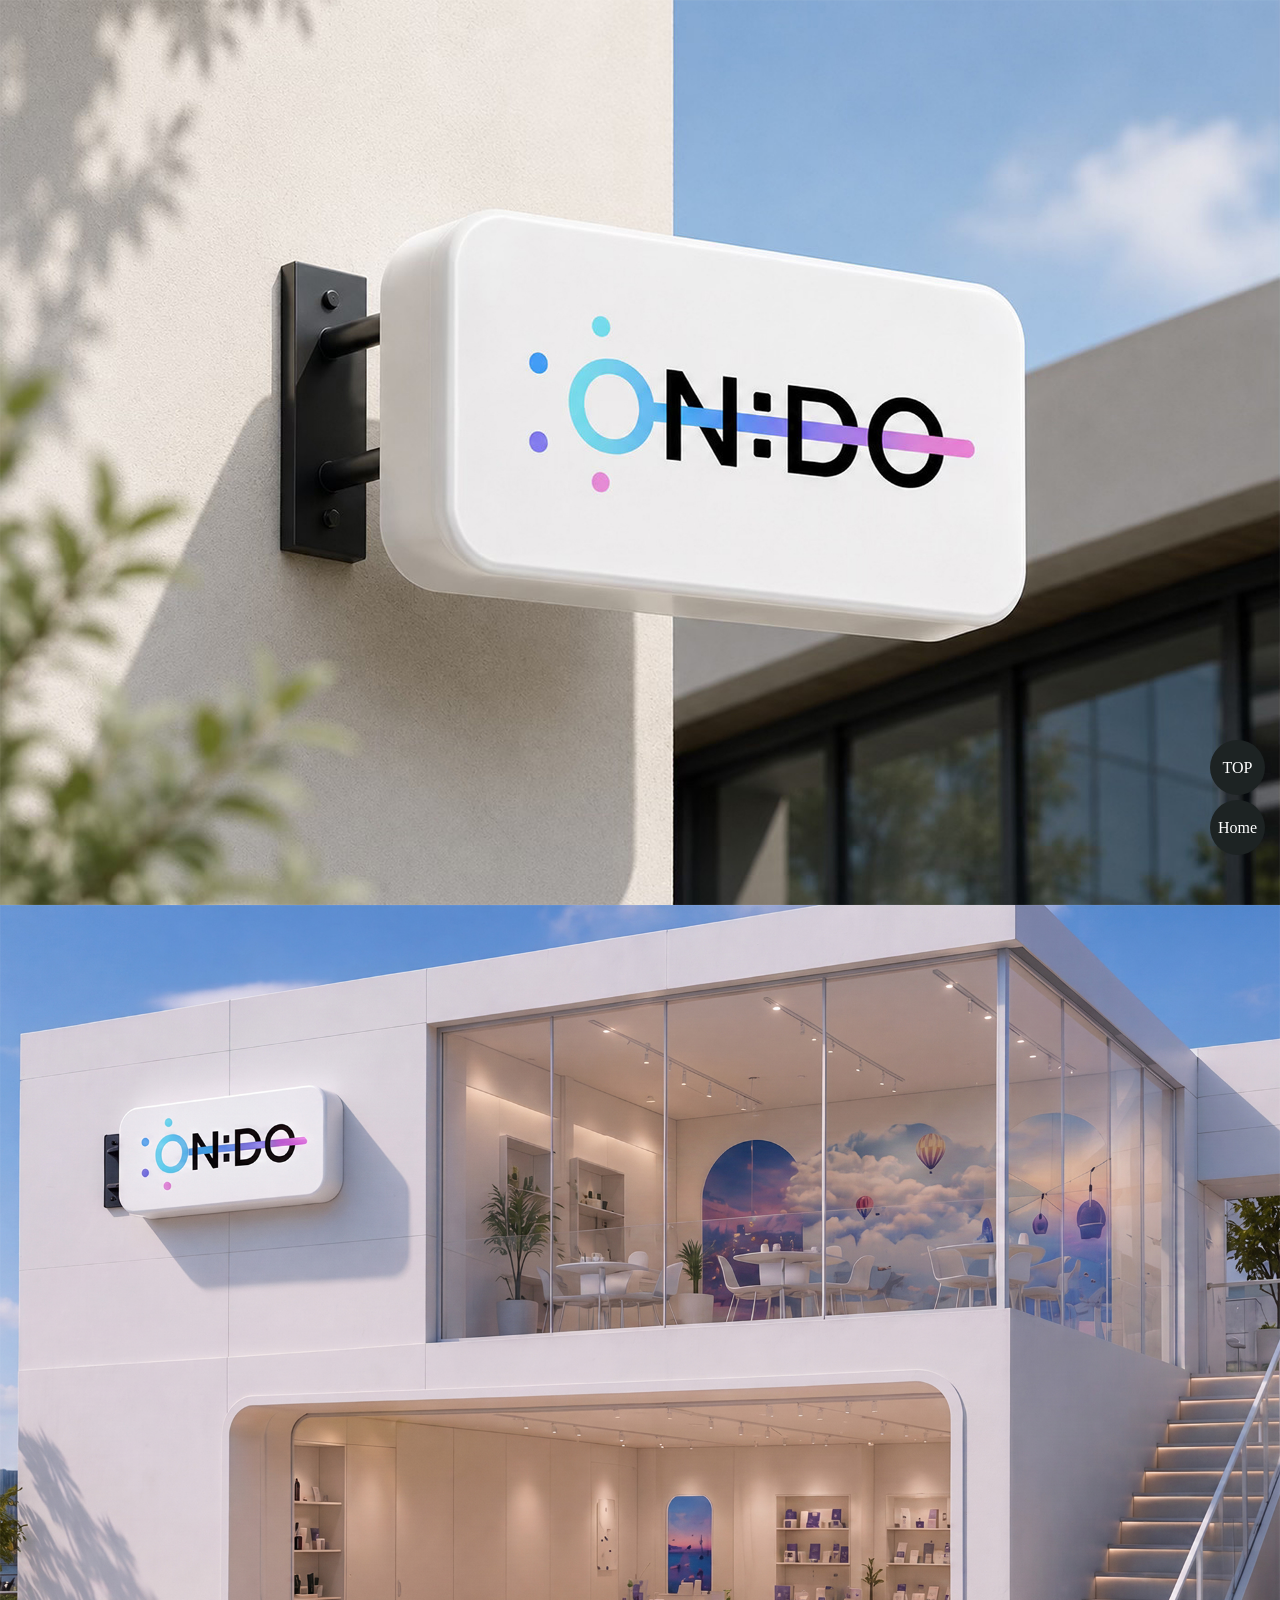
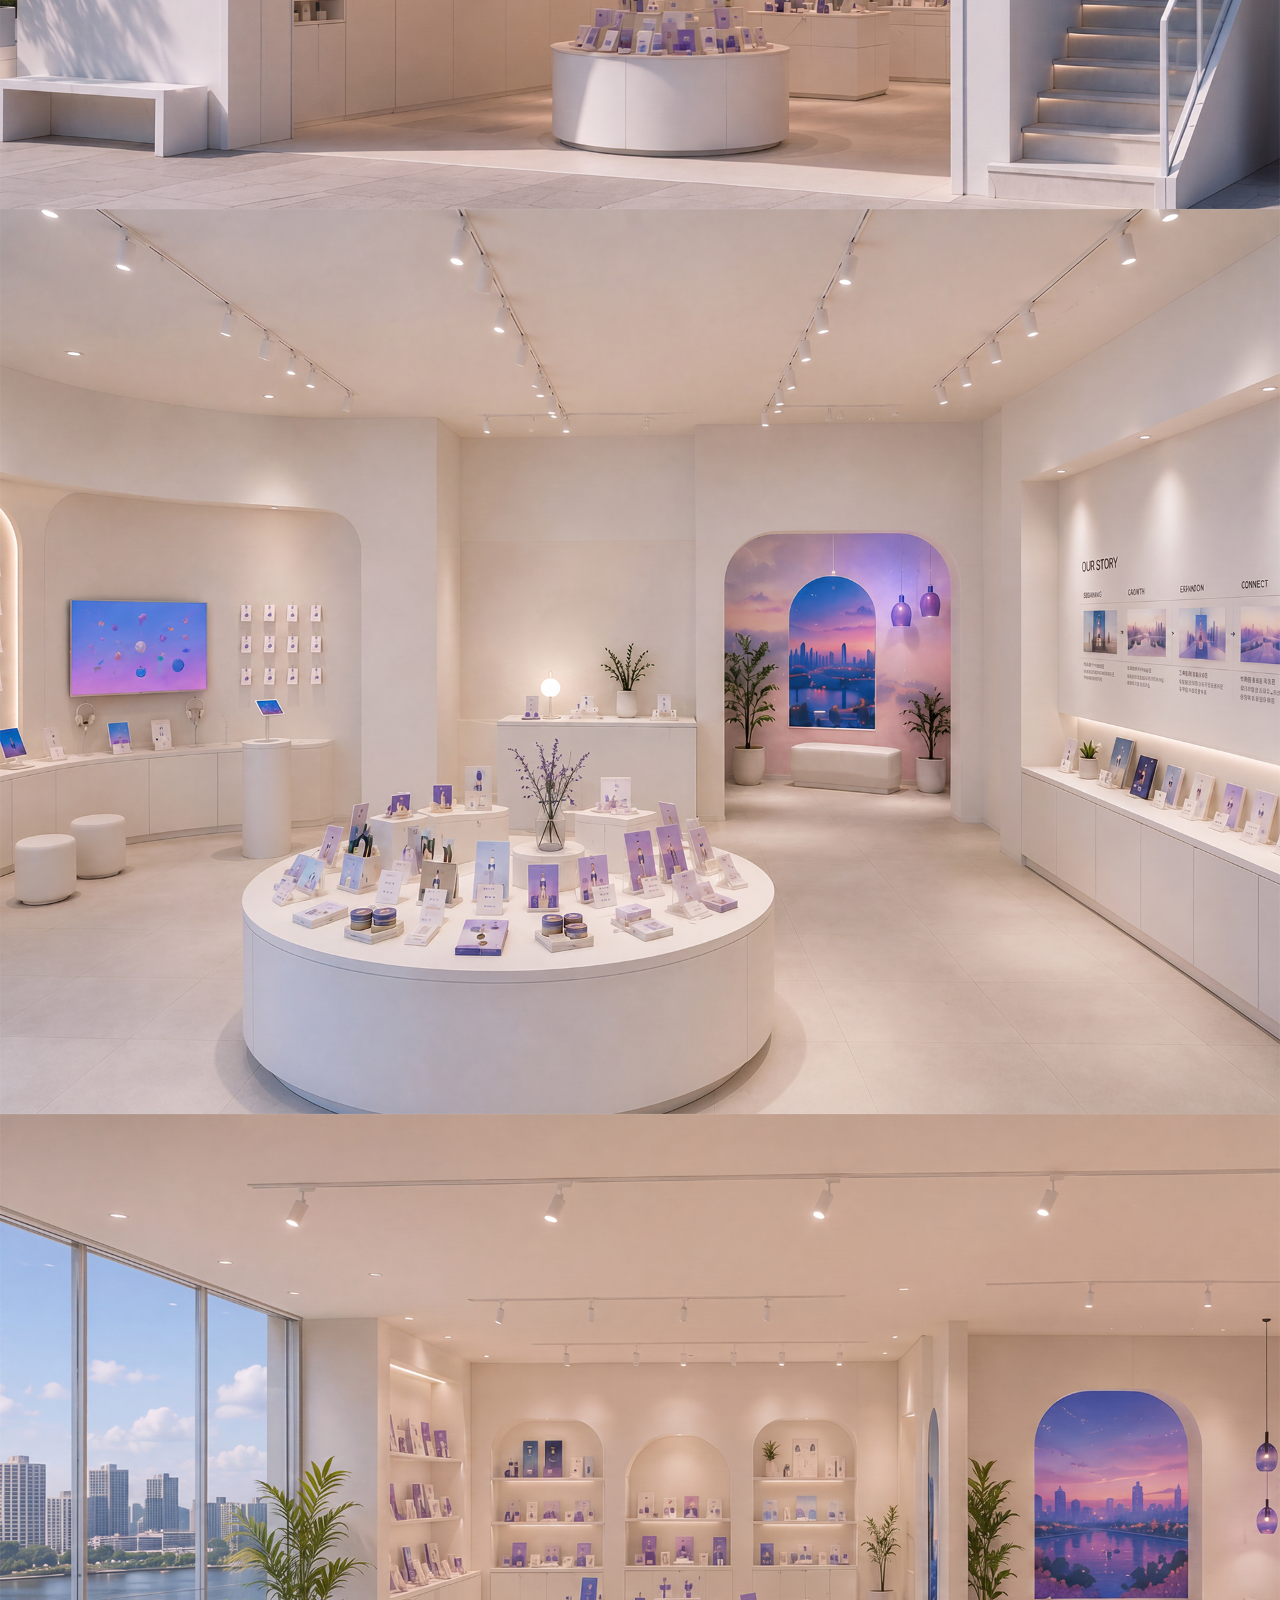
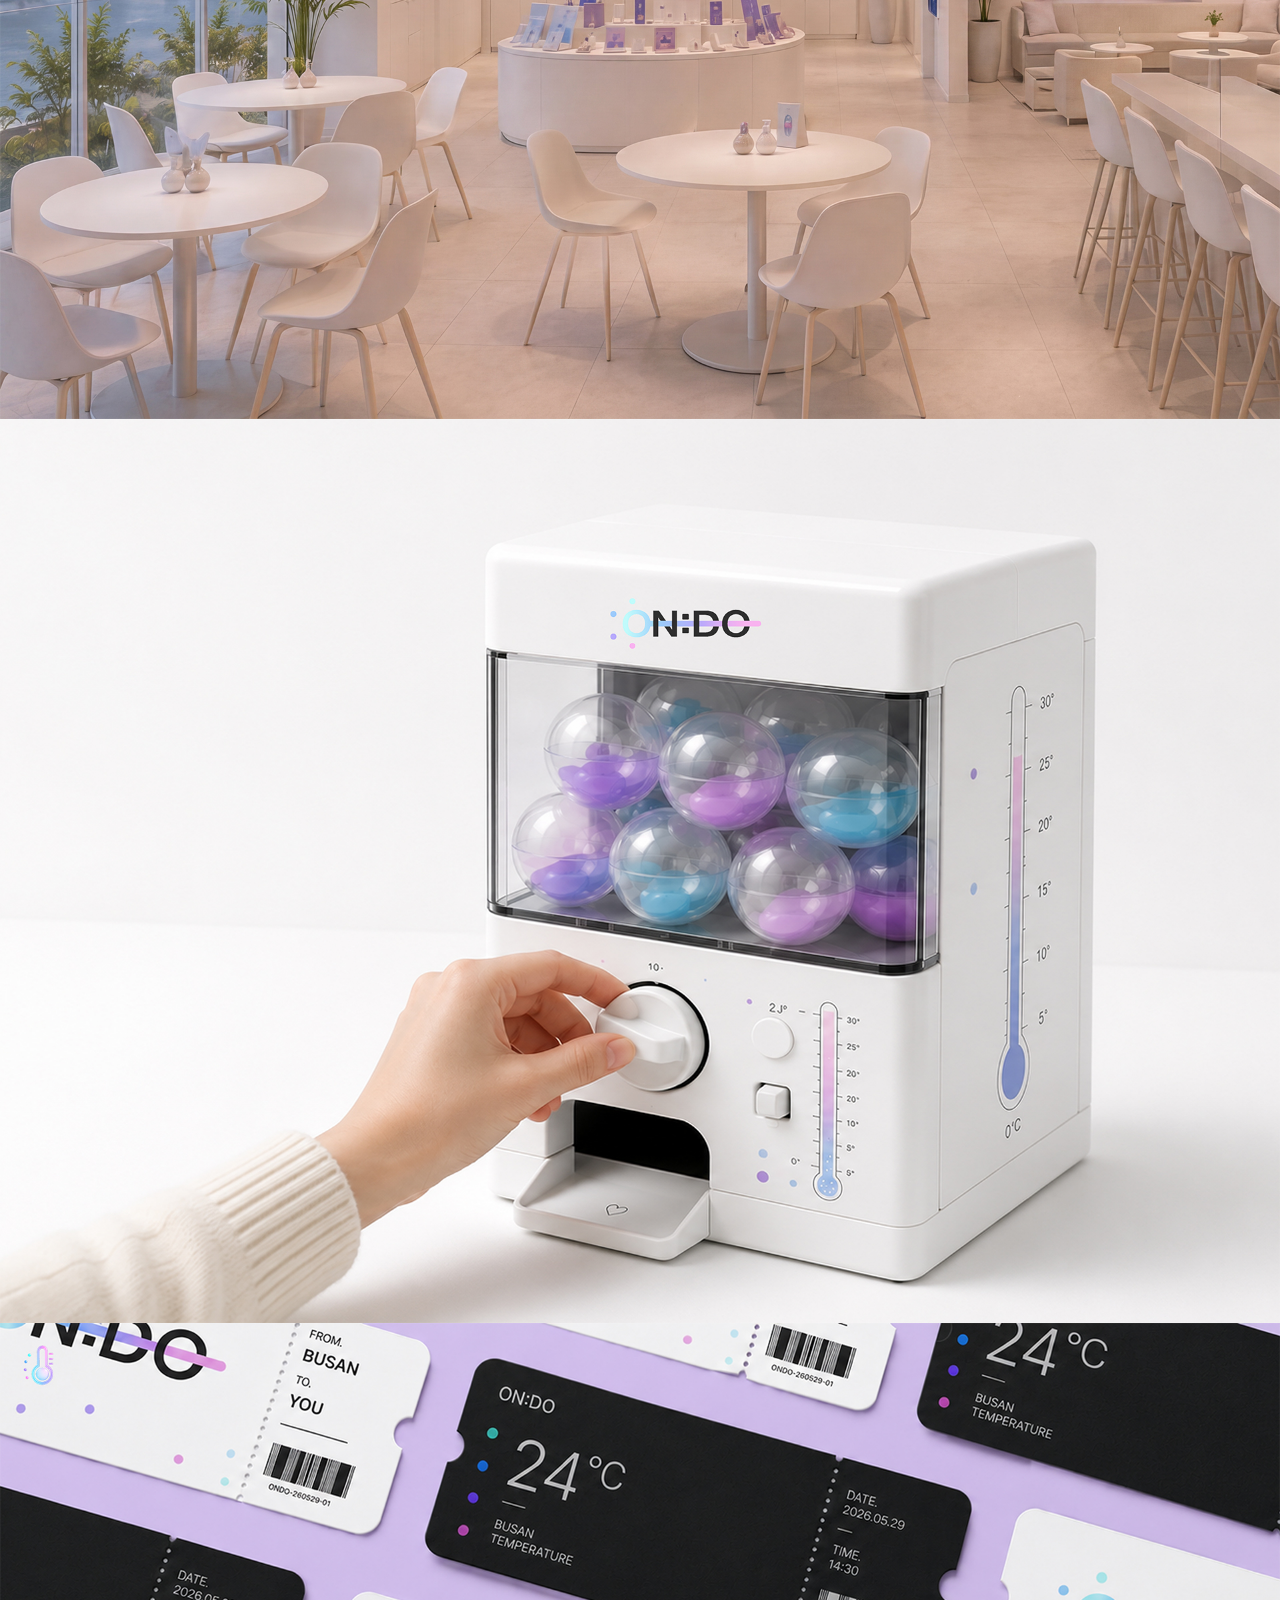
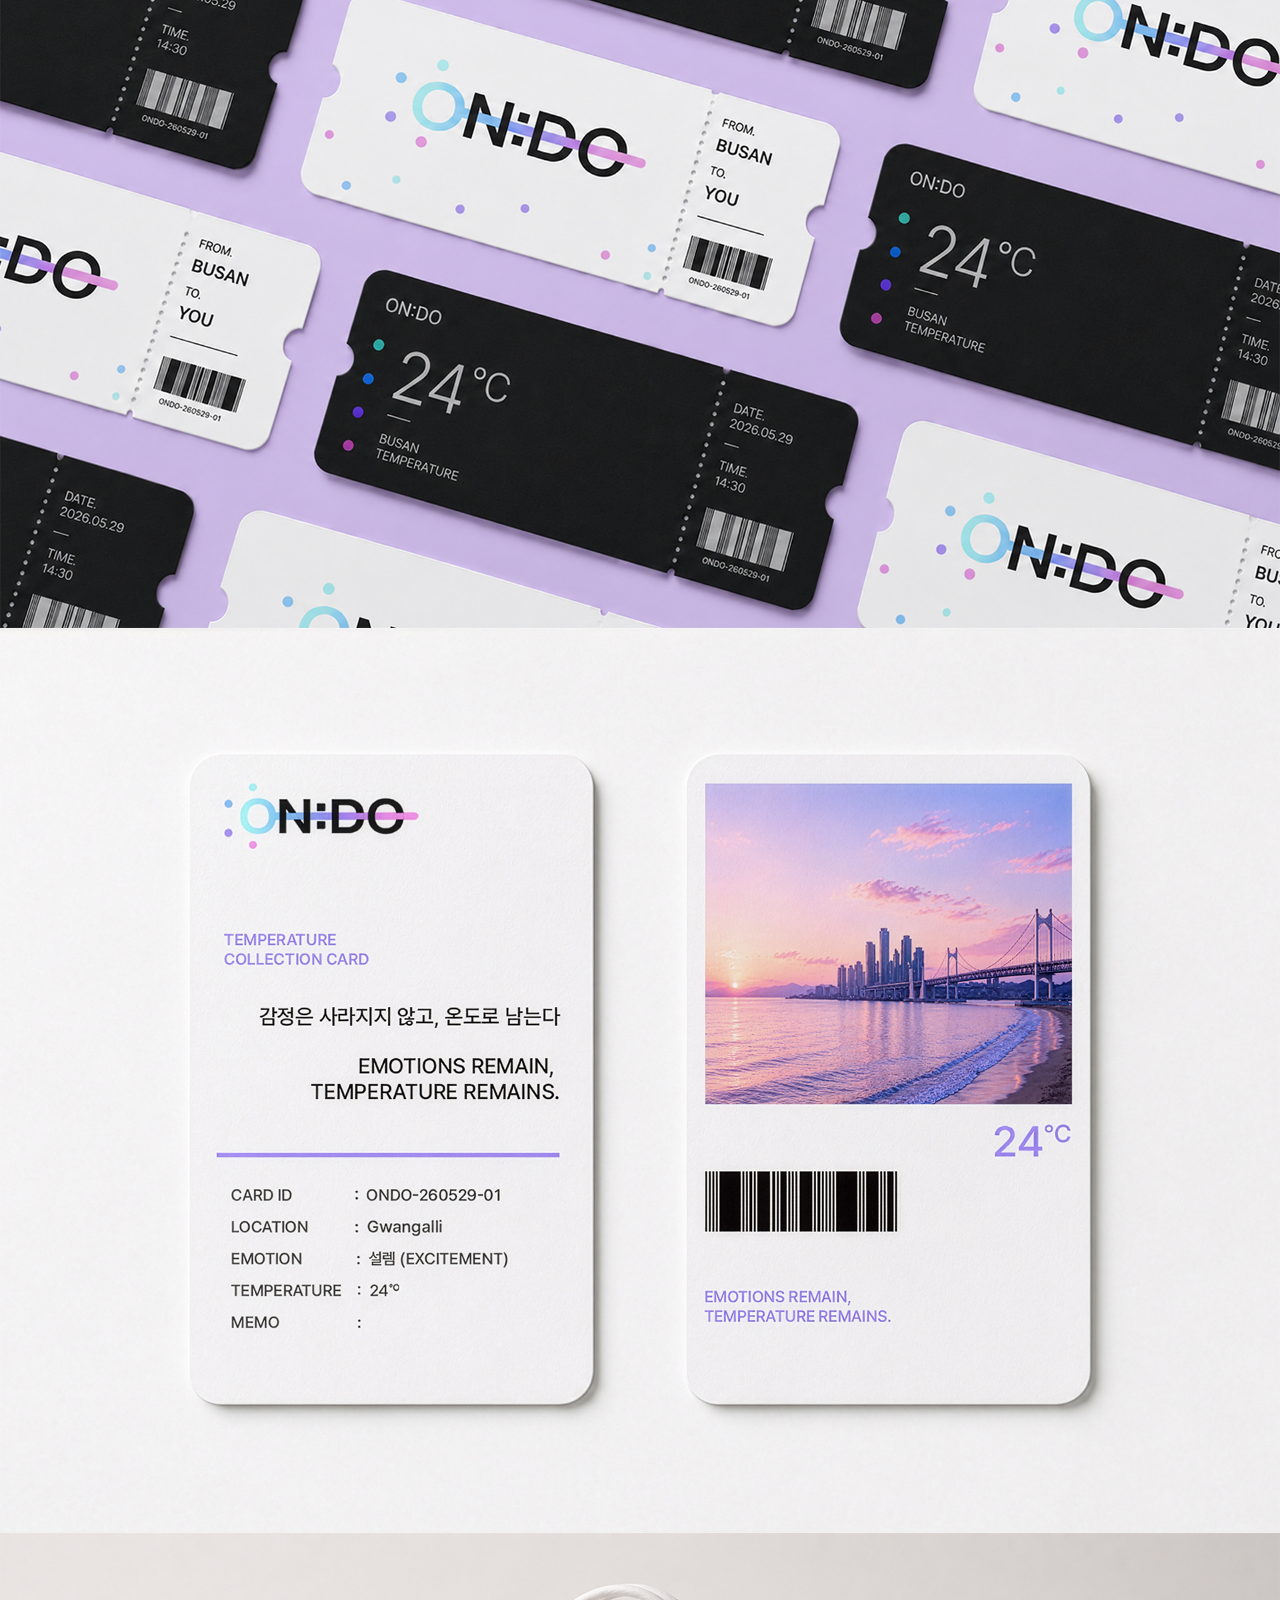
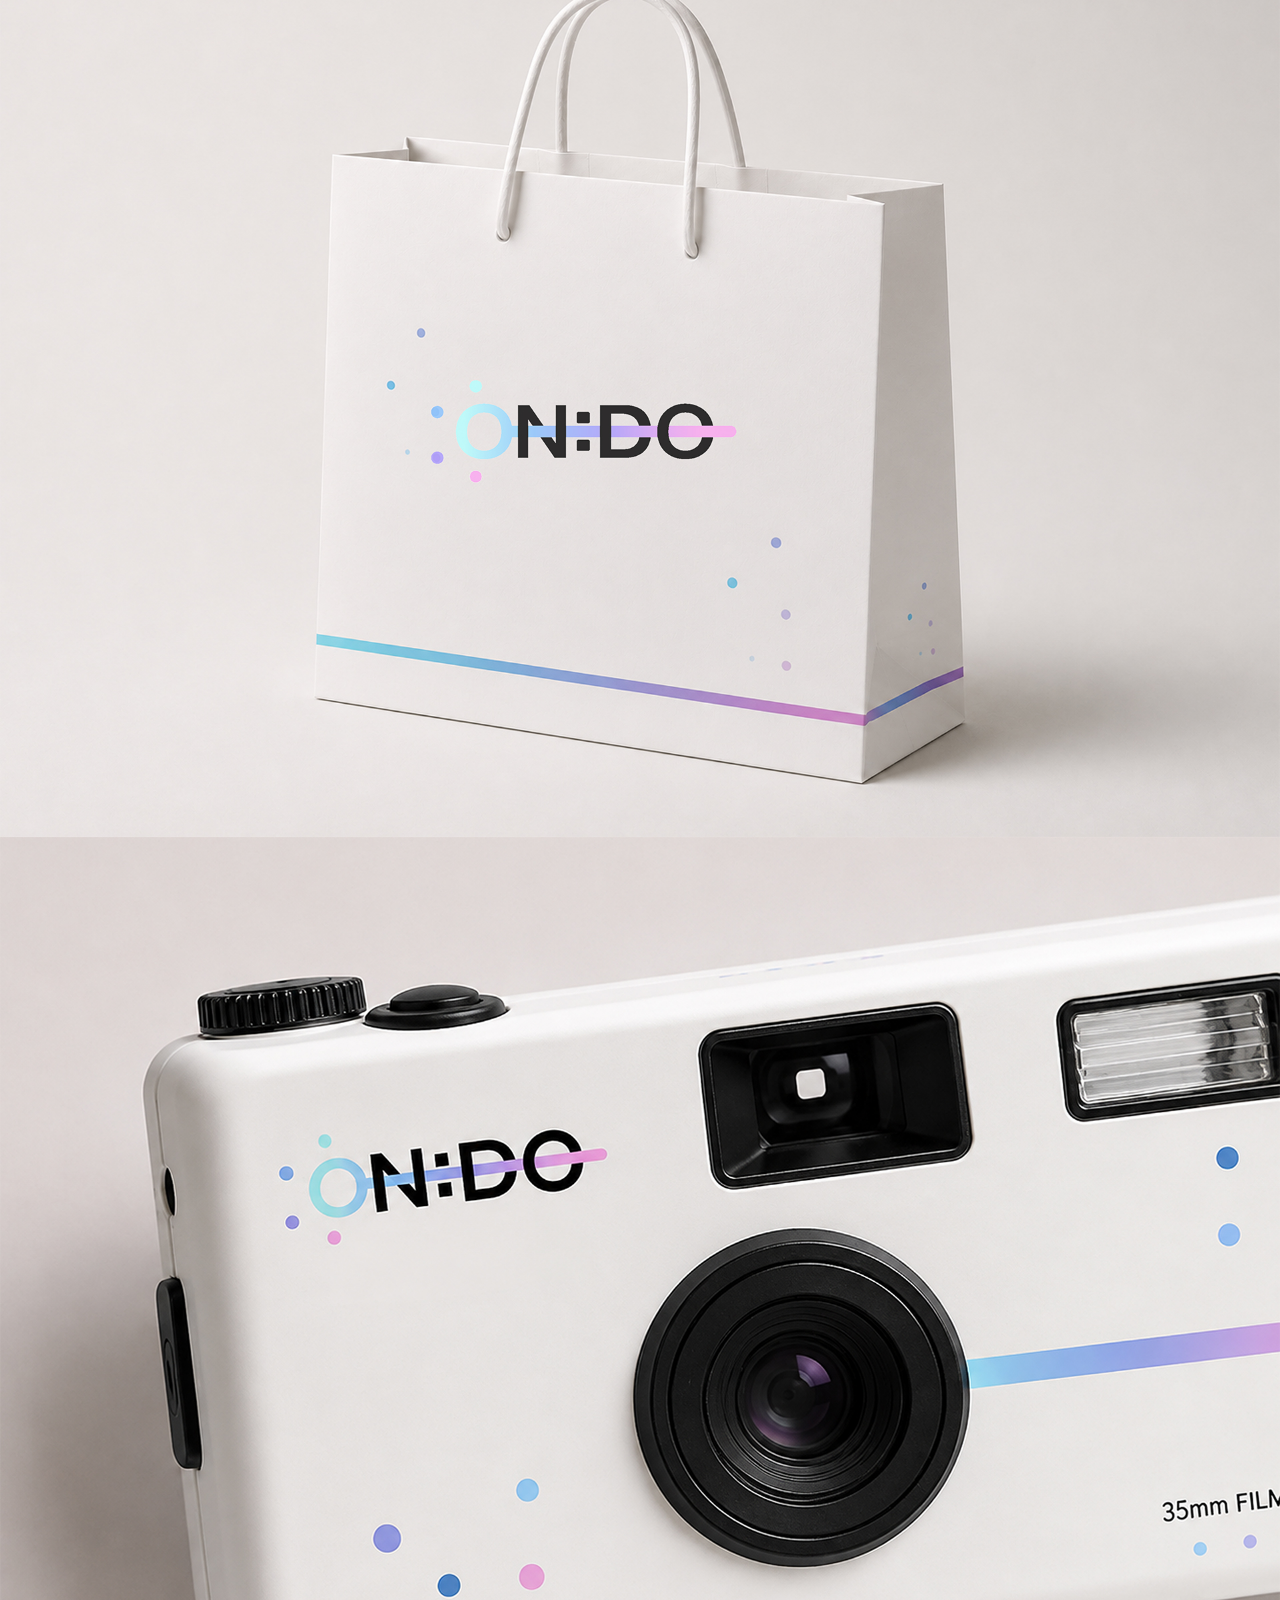
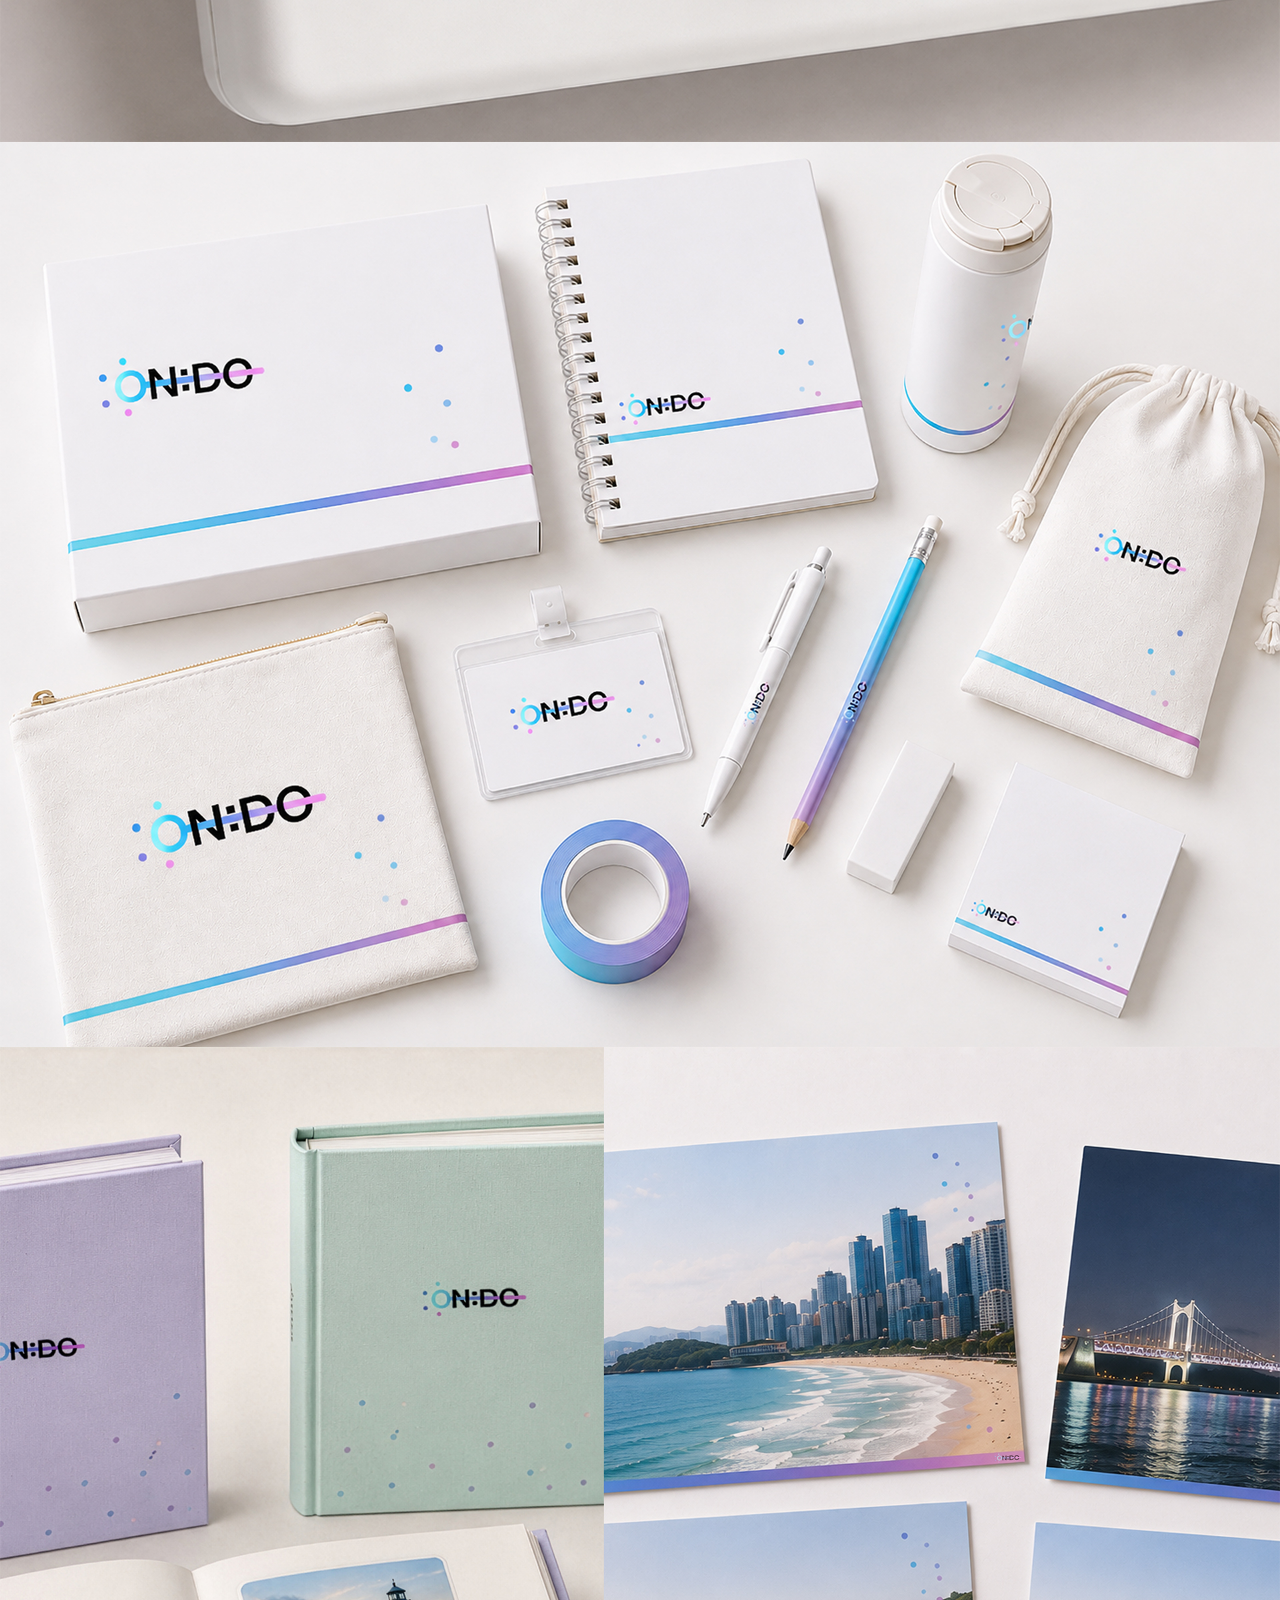
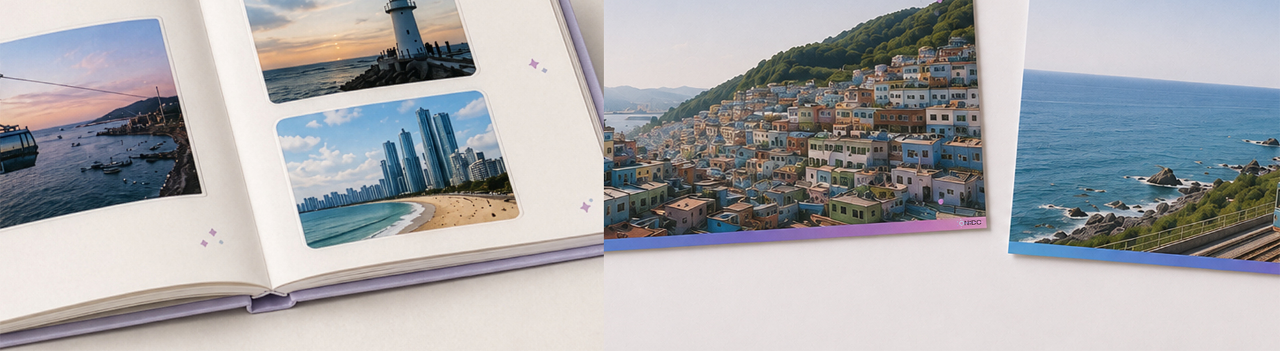
<file: bibx.html>
<!doctype html>
<html>
	<head>
		<title>ON:DO_목업</title>
		<meta charset="utf-8">
		<meta name="viewport" content="width=device-width, initial-scale=1">
		<meta http-equiv="X-UA-Compatible" content="IE=edge">
		<style>
			*{margin:0; padding:0;}
			a{text-decoration:none;
				color:inherit;}
			img{
				display: block;
				
			}
			.fixed_box{position:fixed;
				bottom:40px;
				right:30px;
				width:40px;}
			#top img{
					width: 100%;
				}
			.home_btn, .top_btn{
				display: inline-block;
				width:55px;
				line-height: 55px;
				background-color: #1d2323;
				text-align: center;
				border-radius:50%;
				margin-bottom:5px;
				color:#fff;
				transition: all 0.5s;
			}
			.fixed_box a:hover{
				background-color: #1d2323;
			}
		</style>
		
		
	</head>
	<body>
		<div id="top">
			<img src="./img/1.jpg" alt="bx이미지"><!--가이드 이미지 경로 지정하기-->
			<img src="./img/2.jpg" alt="bx이미지"><!--가이드 이미지 경로 지정하기-->
			<img src="./img/3.jpg" alt="bx이미지"><!--가이드 이미지 경로 지정하기-->
			<img src="./img/4.jpg" alt="bx이미지"><!--가이드 이미지 경로 지정하기-->
			<img src="./img/5.jpg" alt="bx이미지"><!--가이드 이미지 경로 지정하기-->
			<img src="./img/6.jpg" alt="bx이미지"><!--가이드 이미지 경로 지정하기-->
			<img src="./img/7.jpg" alt="bx이미지"><!--가이드 이미지 경로 지정하기-->
			<img src="./img/8.jpg" alt="bx이미지"><!--가이드 이미지 경로 지정하기-->
			<img src="./img/9.jpg" alt="bx이미지"><!--가이드 이미지 경로 지정하기-->
			<img src="./img/10.jpg" alt="bx이미지"><!--가이드 이미지 경로 지정하기-->
			<img src="./img/11.jpg" alt="bx이미지"><!--가이드 이미지 경로 지정하기-->
			
		</div>
		<div class="fixed_box">
			<a href="#top" class="top_btn"><!--href부분은 이미지를 감싼 div에 있는 id이름과 동일하게 설정.-->
				TOP
			</a>
			<a href="https://baekjueun927.github.io/baekjueun-my-portfolio/" target="_blank" class="home_btn">
				Home
			</a>
		</div>


		<!--이동시 부드럽게 이동시키기 위해 추가한 구문 시작. script쪽 전부 삭제가능.-->
		<script src="https://code.jquery.com/jquery-1.12.4.min.js" integrity="sha256-ZosEbRLbNQzLpnKIkEdrPv7lOy9C27hHQ+Xp8a4MxAQ=" crossorigin="anonymous"></script>
		<script>
			$(function() {
				$('a[href*="#"]:not([href="#"])').click(function() {
				if (location.pathname.replace(/^\//,'') == this.pathname.replace(/^\//,'') && location.hostname == this.hostname) {
				var target = $(this.hash);
				target = target.length ? target : $('[name=' + this.hash.slice(1) +']');
				if (target.length) {
				$('html, body').animate({
				scrollTop: target.offset().top
				}, 500);//움직이는 시간 조정
				return false;
				}
				}
				});
				});
		</script>
		<!--이동시 부드럽게 이동시키기 위해 추가한 구문 끝. 삭제가능.-->
	</body>
</html>
</file>
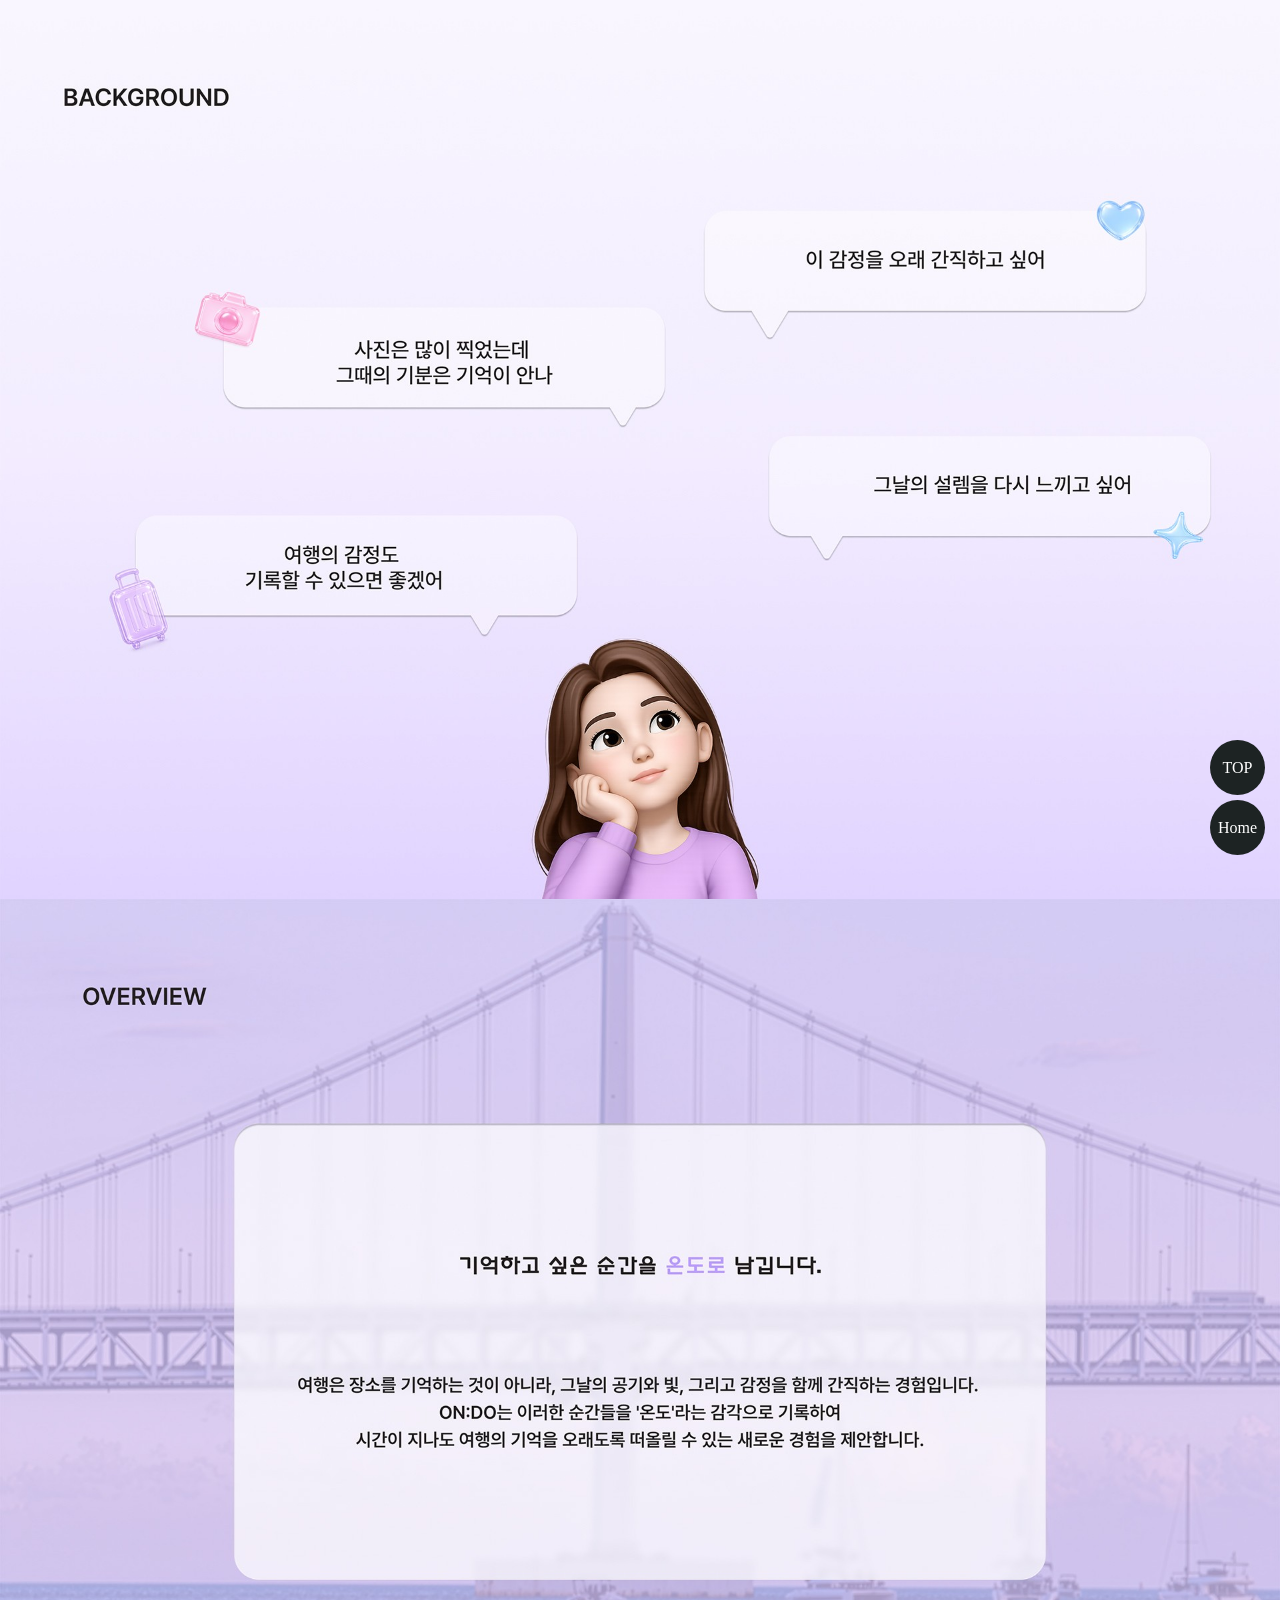
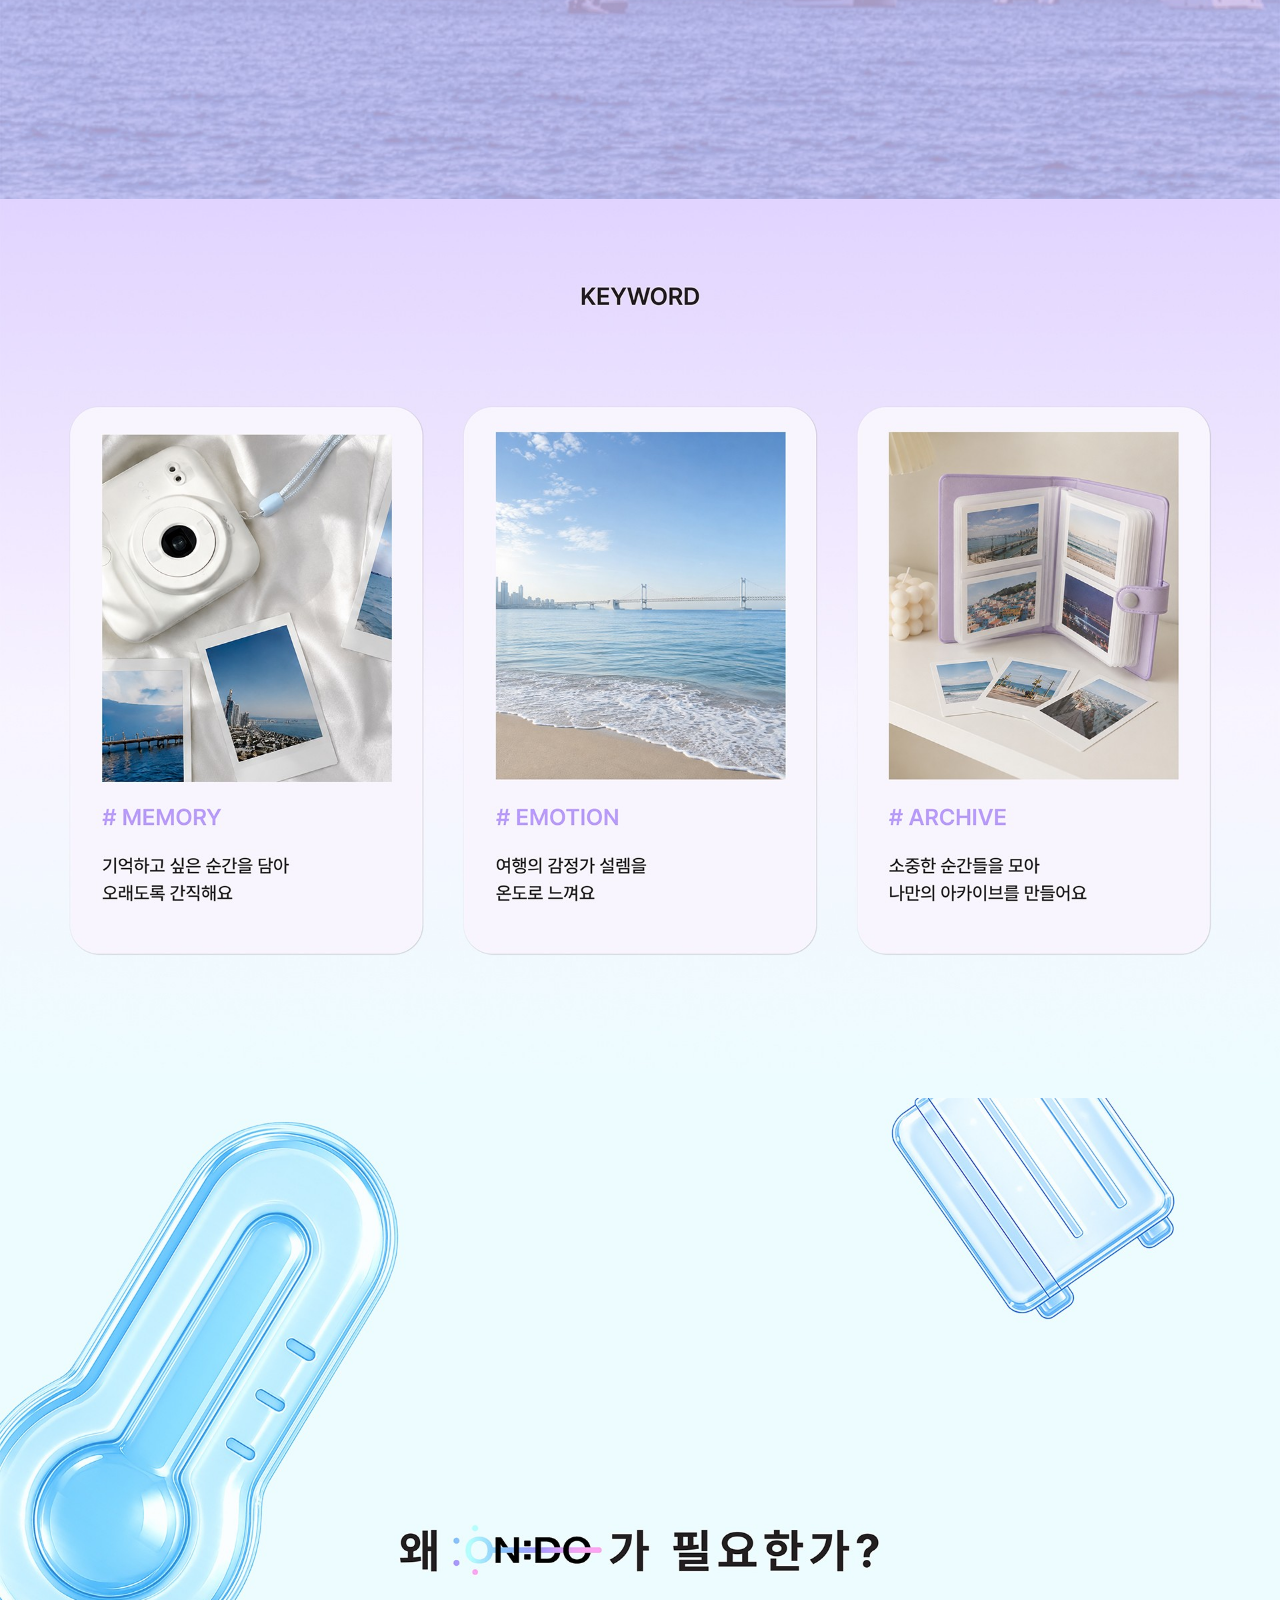
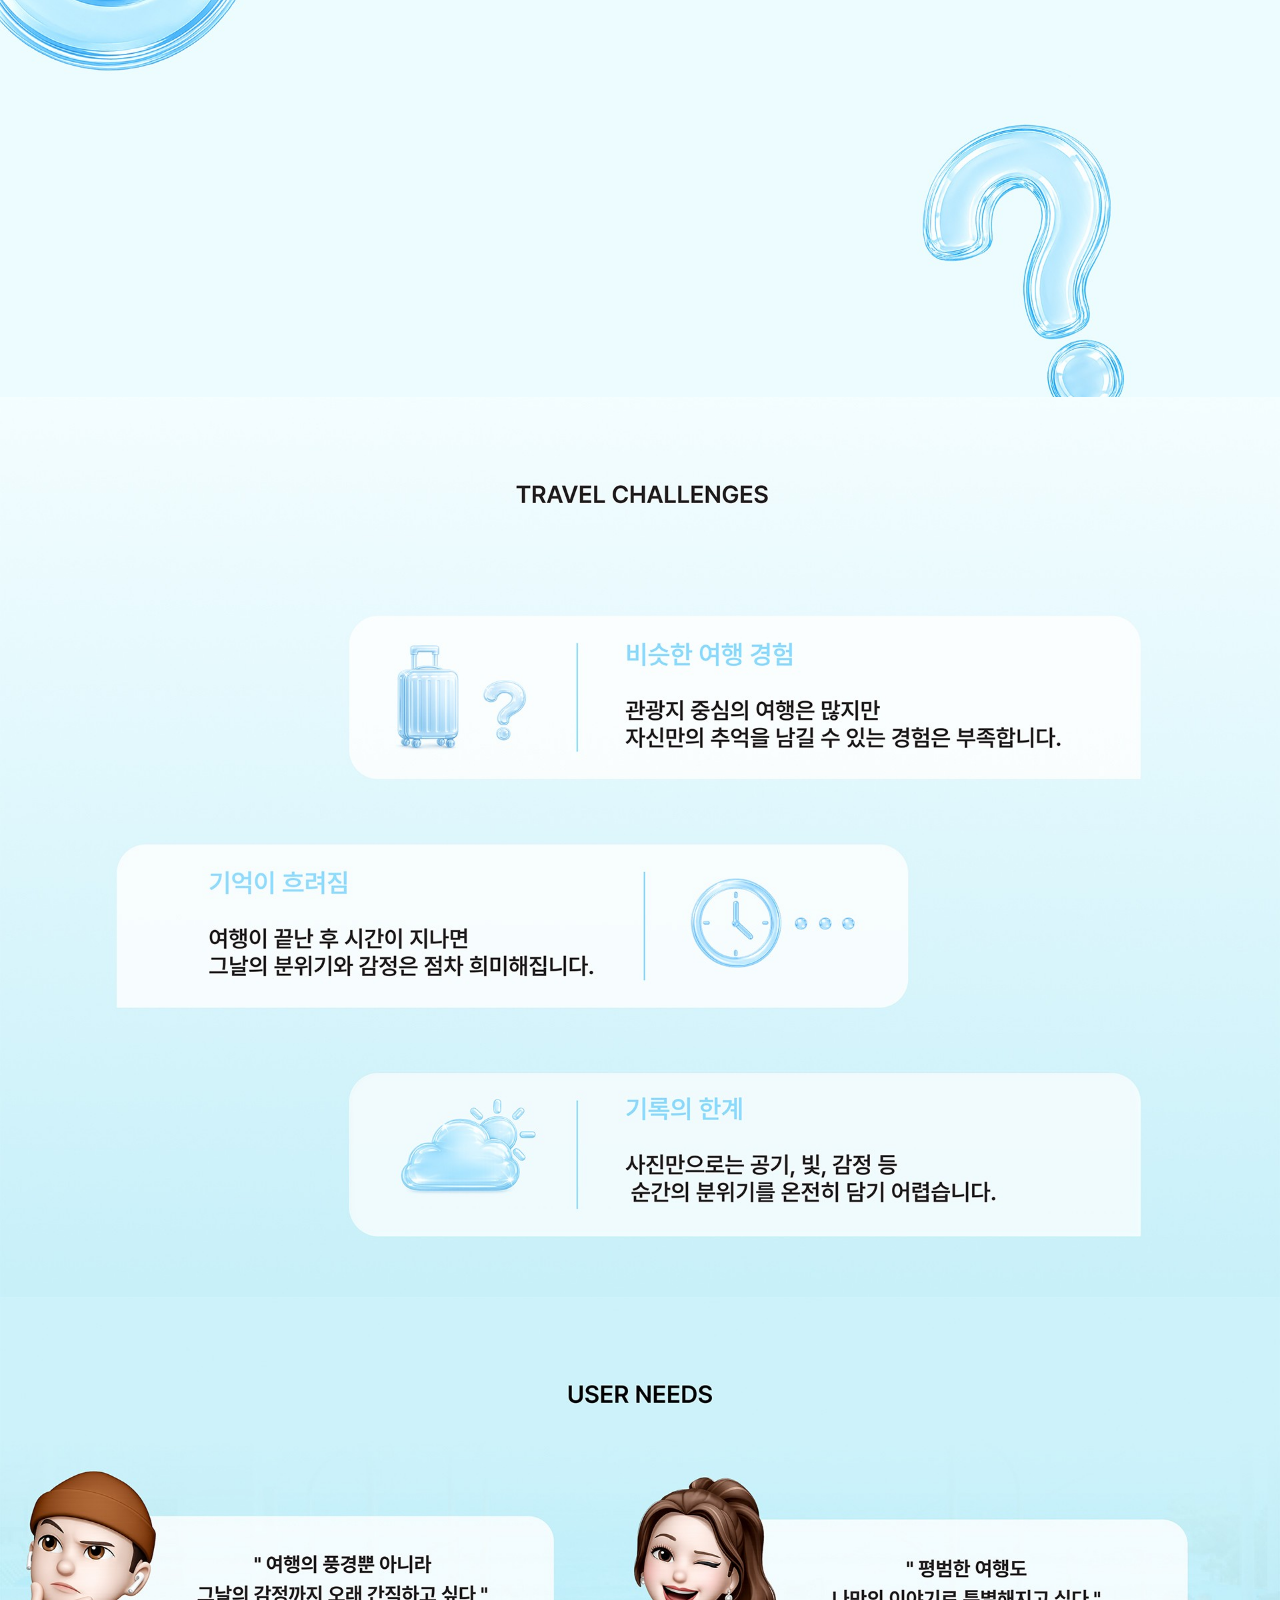
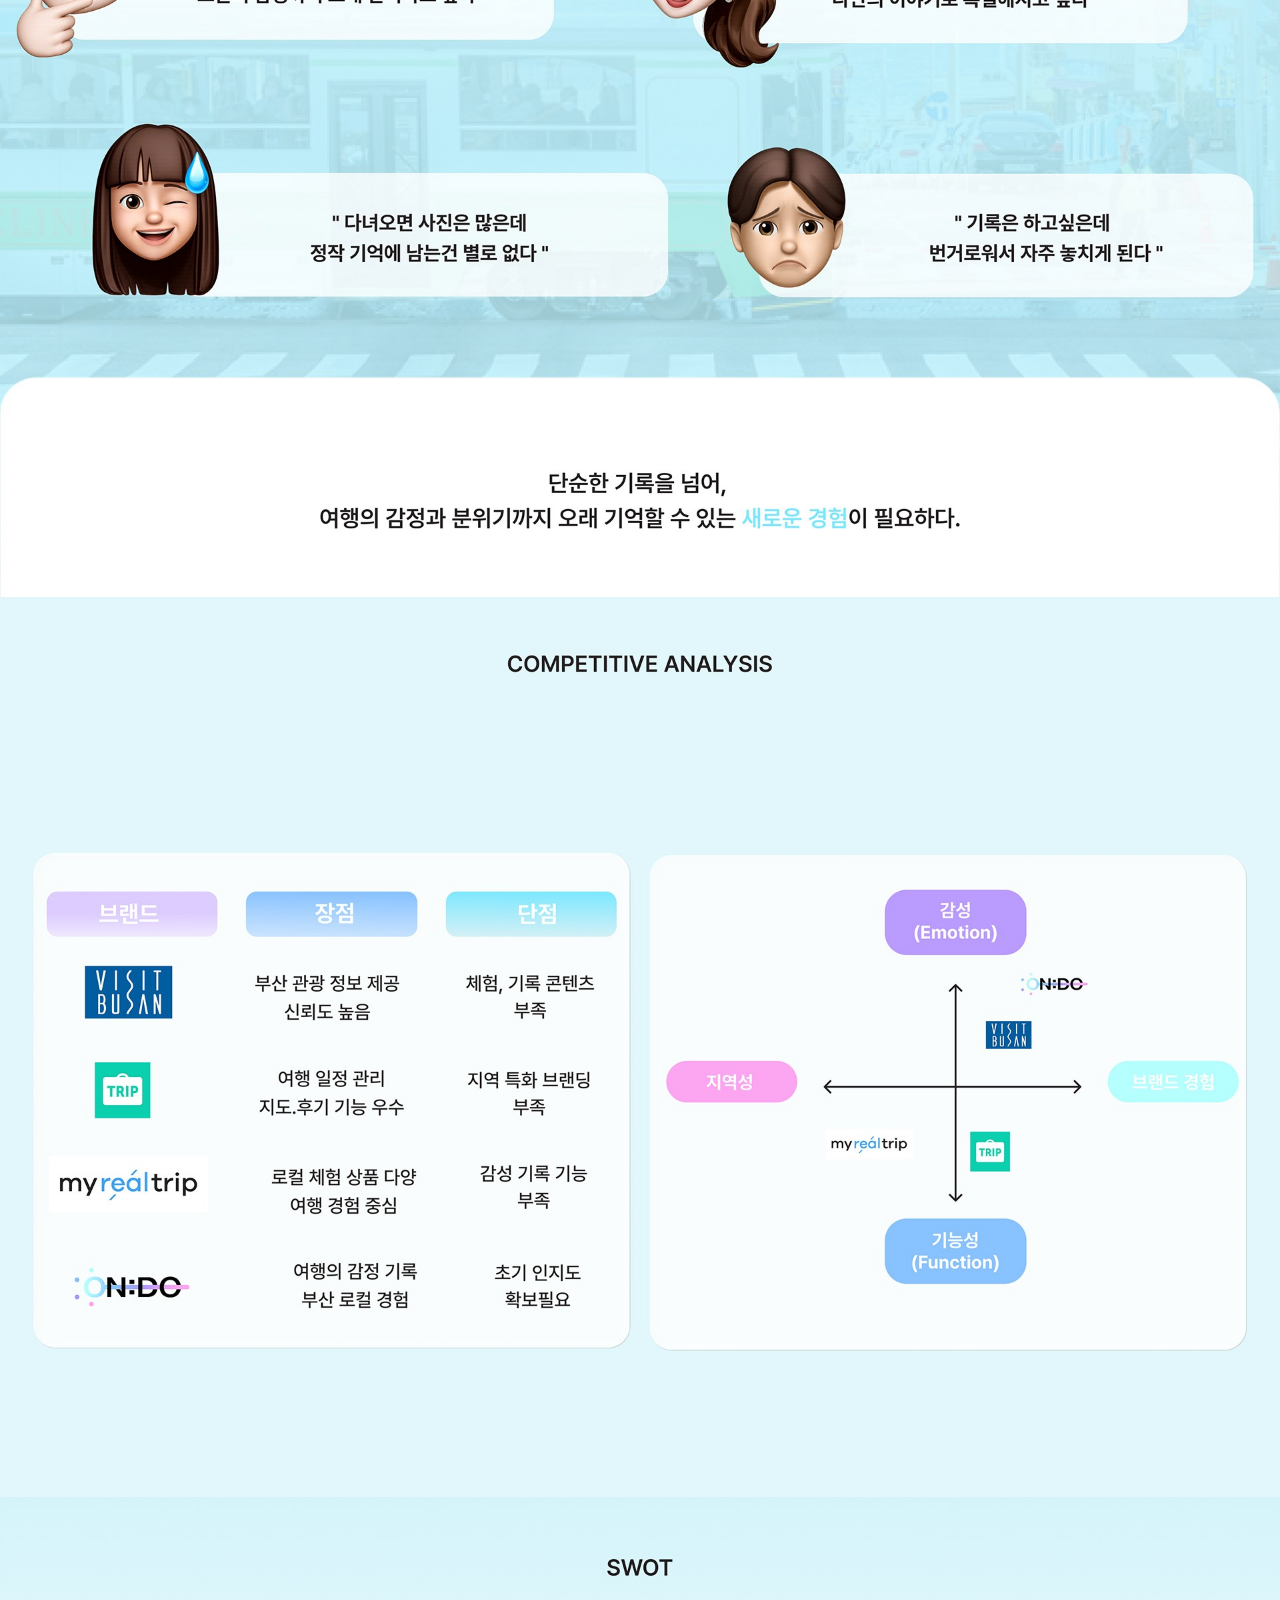
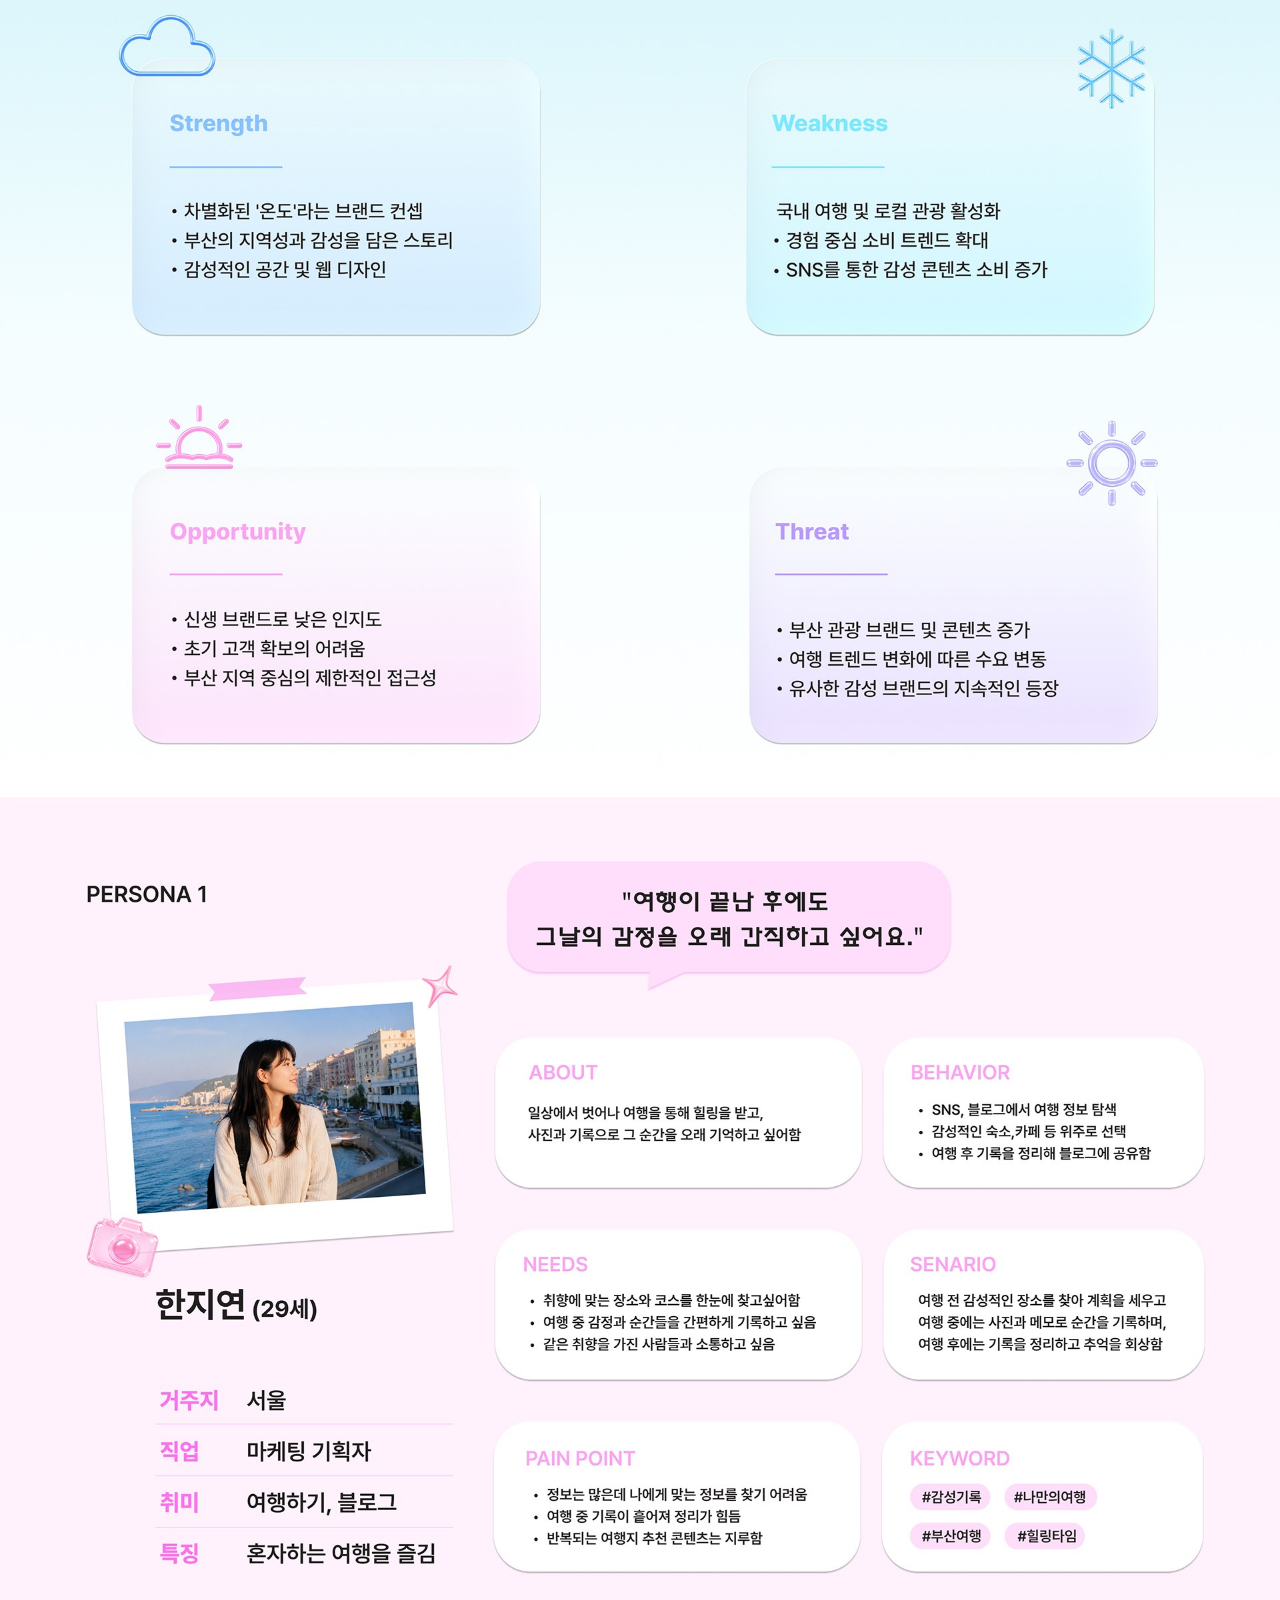
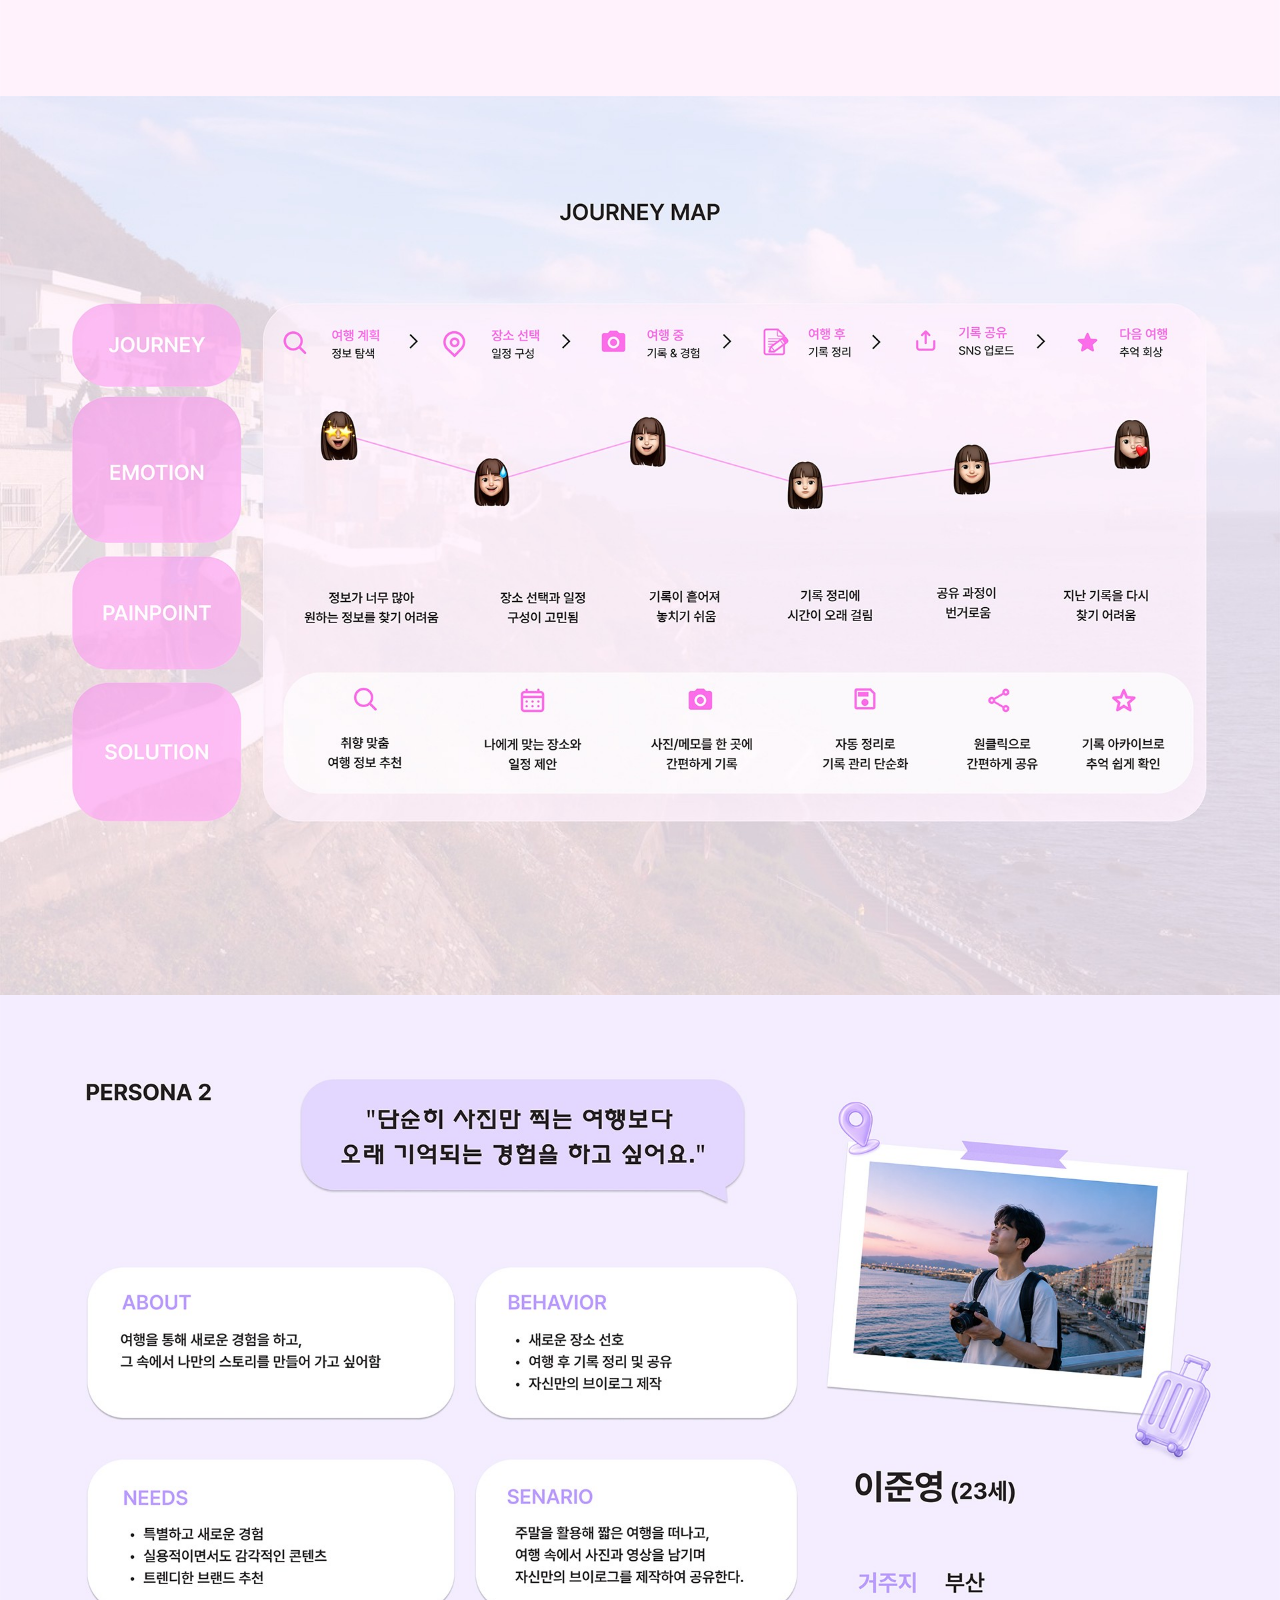
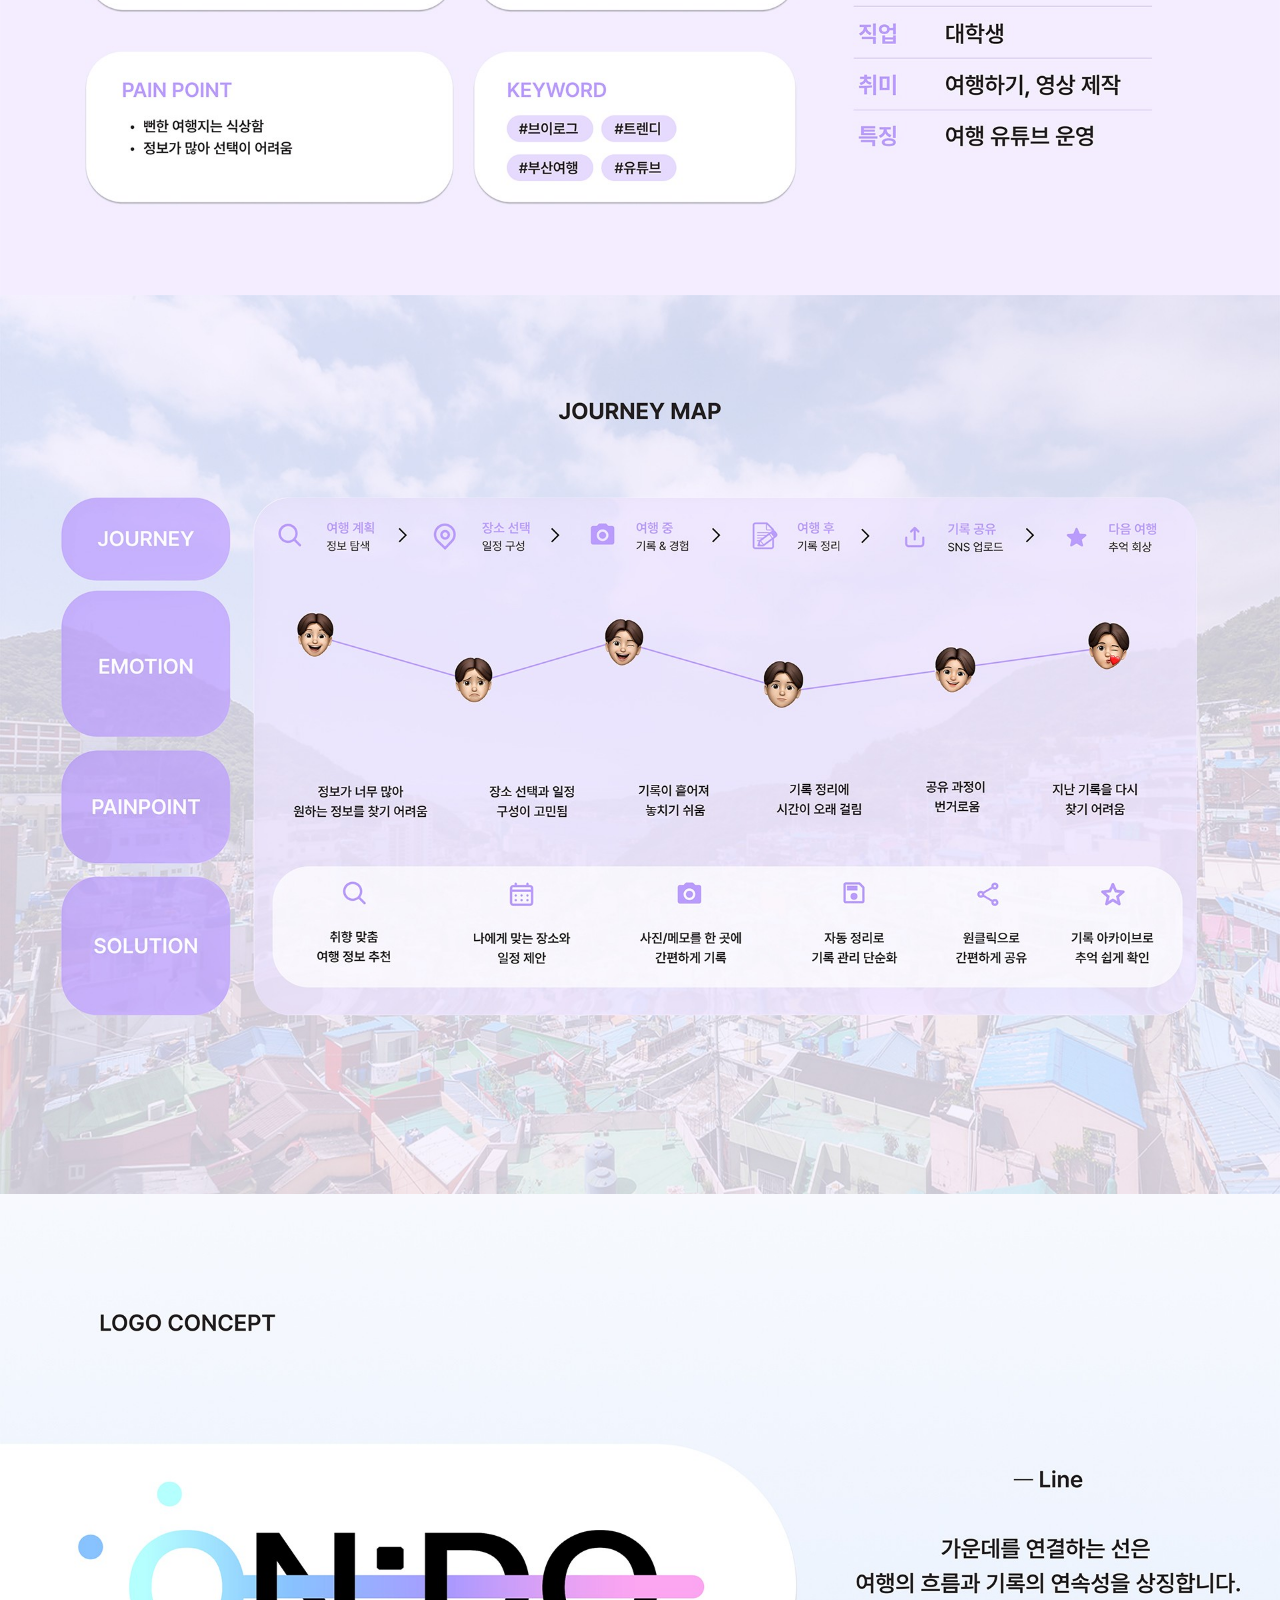
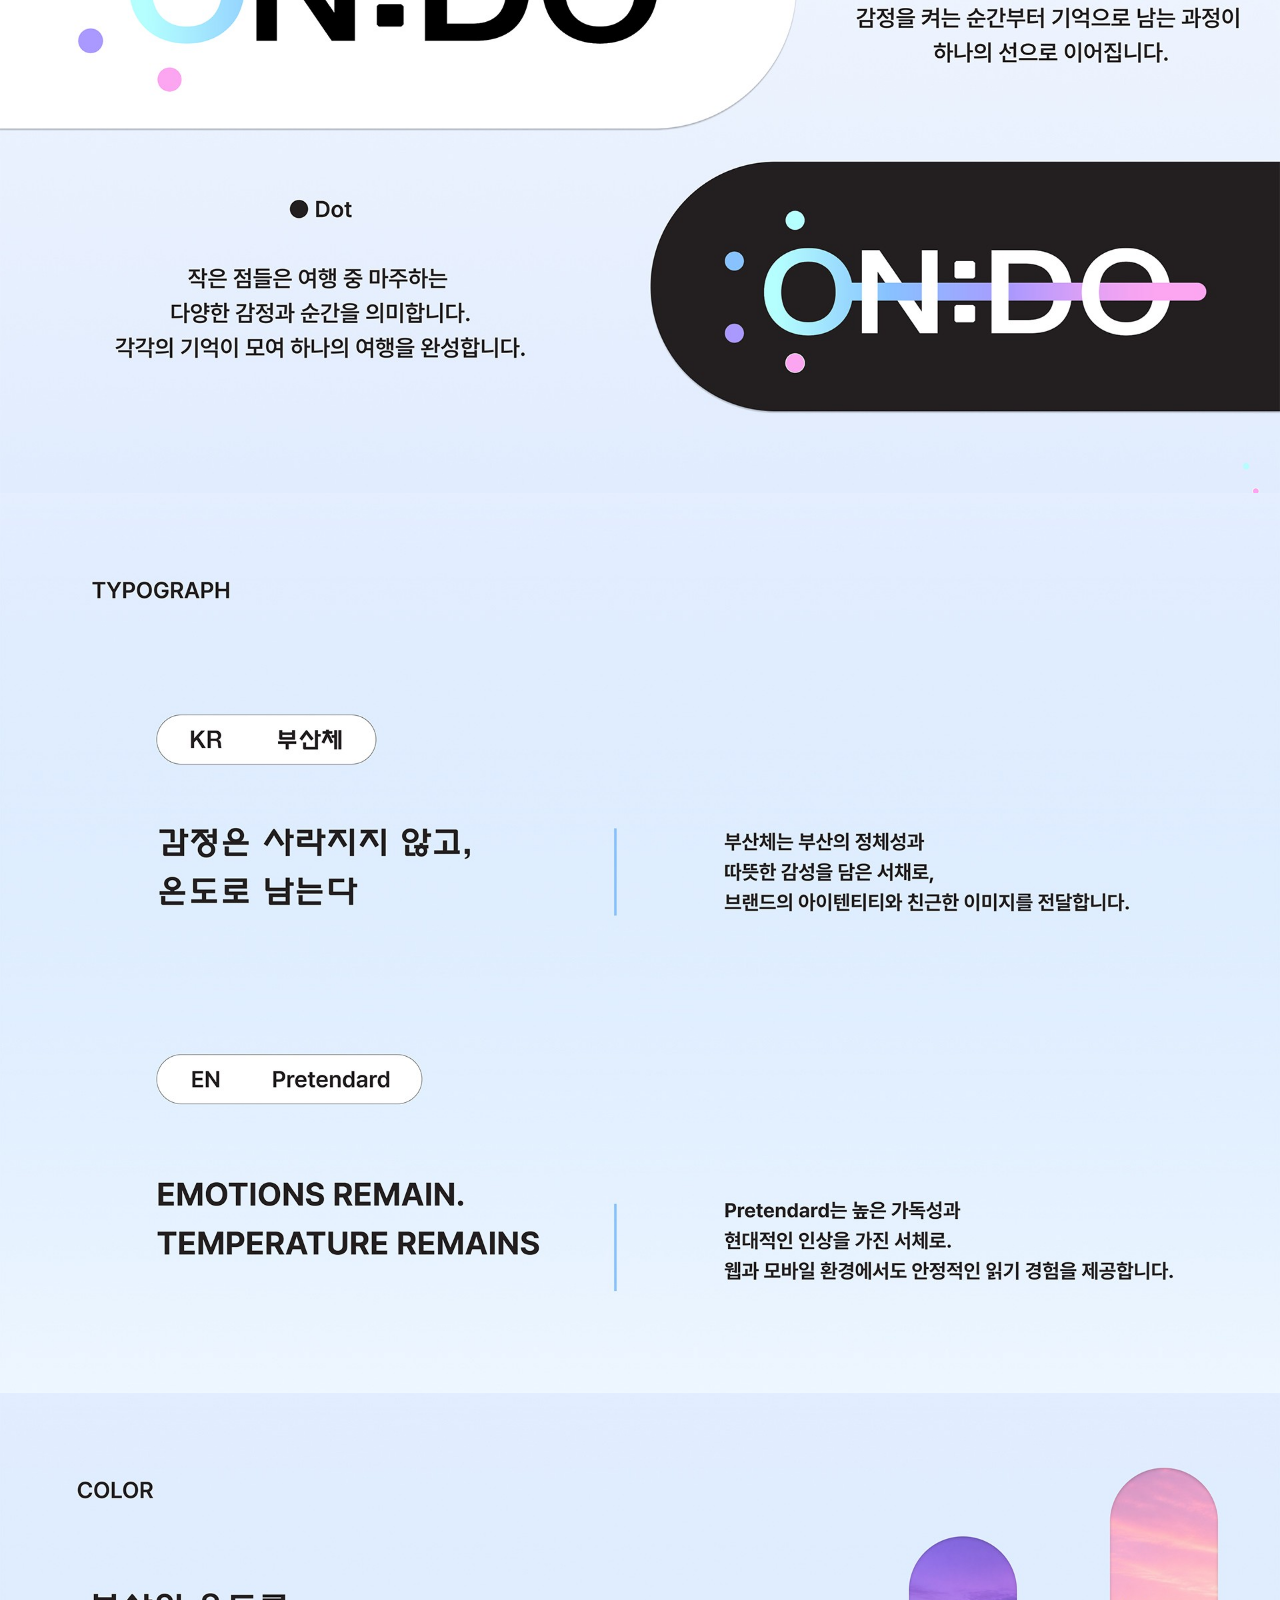
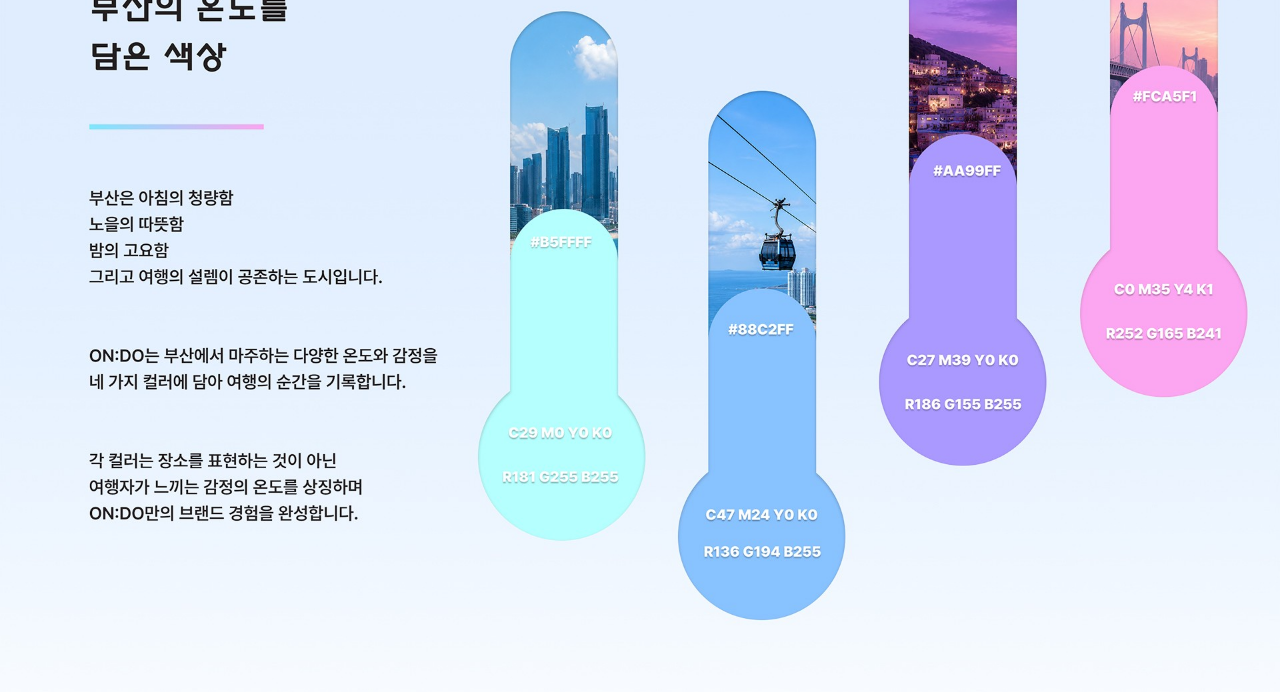
<file: brand.html>
<!doctype html>
<html>
	<head>
		<title>ON:DO_브랜드 기획</title>
		<meta charset="utf-8">
		<meta name="viewport" content="width=device-width, initial-scale=1">
		<meta http-equiv="X-UA-Compatible" content="IE=edge">
		<style>
			*{margin:0; padding:0;}
			a{text-decoration:none;
				color:inherit;}
			img{
				display: block;
				
			}
			.fixed_box{position:fixed;
				bottom:40px;
				right:30px;
				width:40px;}
			#top img{
					width: 100%;
				}
			.home_btn, .top_btn{
				display: inline-block;
				width:55px;
				line-height: 55px;
				background-color: #1d2323;
				text-align: center;
				border-radius:50%;
				margin-bottom:5px;
				color:#fff;
				transition: all 0.5s;
			}
			.fixed_box a:hover{
				background-color: #1d2323;
			}
		</style>
	</head>
	<body>
		<div id="top">
			<img src="./img/b1.jpg" alt="bx이미지"><!--가이드 이미지 경로 지정하기-->
			<img src="./img/b2.jpg" alt="bx이미지"><!--가이드 이미지 경로 지정하기-->
			<img src="./img/b3.jpg" alt="bx이미지"><!--가이드 이미지 경로 지정하기-->
			<img src="./img/b5.jpg" alt="bx이미지"><!--가이드 이미지 경로 지정하기-->
			<img src="./img/b6.jpg" alt="bx이미지"><!--가이드 이미지 경로 지정하기-->
			<img src="./img/b7.jpg" alt="bx이미지"><!--가이드 이미지 경로 지정하기-->
			<img src="./img/b8.jpg" alt="bx이미지"><!--가이드 이미지 경로 지정하기-->
			<img src="./img/b9.jpg" alt="bx이미지"><!--가이드 이미지 경로 지정하기-->
			<img src="./img/b10.jpg" alt="bx이미지"><!--가이드 이미지 경로 지정하기-->
			<img src="./img/b11.jpg" alt="bx이미지"><!--가이드 이미지 경로 지정하기-->
			<img src="./img/b12.jpg" alt="bx이미지"><!--가이드 이미지 경로 지정하기-->
			<img src="./img/b13.jpg" alt="bx이미지"><!--가이드 이미지 경로 지정하기-->
			<img src="./img/b14.jpg" alt="bx이미지"><!--가이드 이미지 경로 지정하기-->
			<img src="./img/b15.jpg" alt="bx이미지"><!--가이드 이미지 경로 지정하기-->
			<img src="./img/b16.jpg" alt="bx이미지"><!--가이드 이미지 경로 지정하기-->
		</div>
		<div class="fixed_box">
			<a href="#top" class="top_btn"><!--href부분은 이미지를 감싼 div에 있는 id이름과 동일하게 설정.-->
				TOP
			</a>
			<a href="https://baekjueun927.github.io/baekjueun-my-portfolio/" target="_blank" class="home_btn">
				Home
			</a>
		</div>


		<!--이동시 부드럽게 이동시키기 위해 추가한 구문 시작. script쪽 전부 삭제가능.-->
		<script src="https://code.jquery.com/jquery-1.12.4.min.js" integrity="sha256-ZosEbRLbNQzLpnKIkEdrPv7lOy9C27hHQ+Xp8a4MxAQ=" crossorigin="anonymous"></script>
		<script>
			$(function() {
				$('a[href*="#"]:not([href="#"])').click(function() {
				if (location.pathname.replace(/^\//,'') == this.pathname.replace(/^\//,'') && location.hostname == this.hostname) {
				var target = $(this.hash);
				target = target.length ? target : $('[name=' + this.hash.slice(1) +']');
				if (target.length) {
				$('html, body').animate({
				scrollTop: target.offset().top
				}, 500);//움직이는 시간 조정
				return false;
				}
				}
				});
				});
		</script>
		<!--이동시 부드럽게 이동시키기 위해 추가한 구문 끝. 삭제가능.-->
	</body>
</html>
</file>
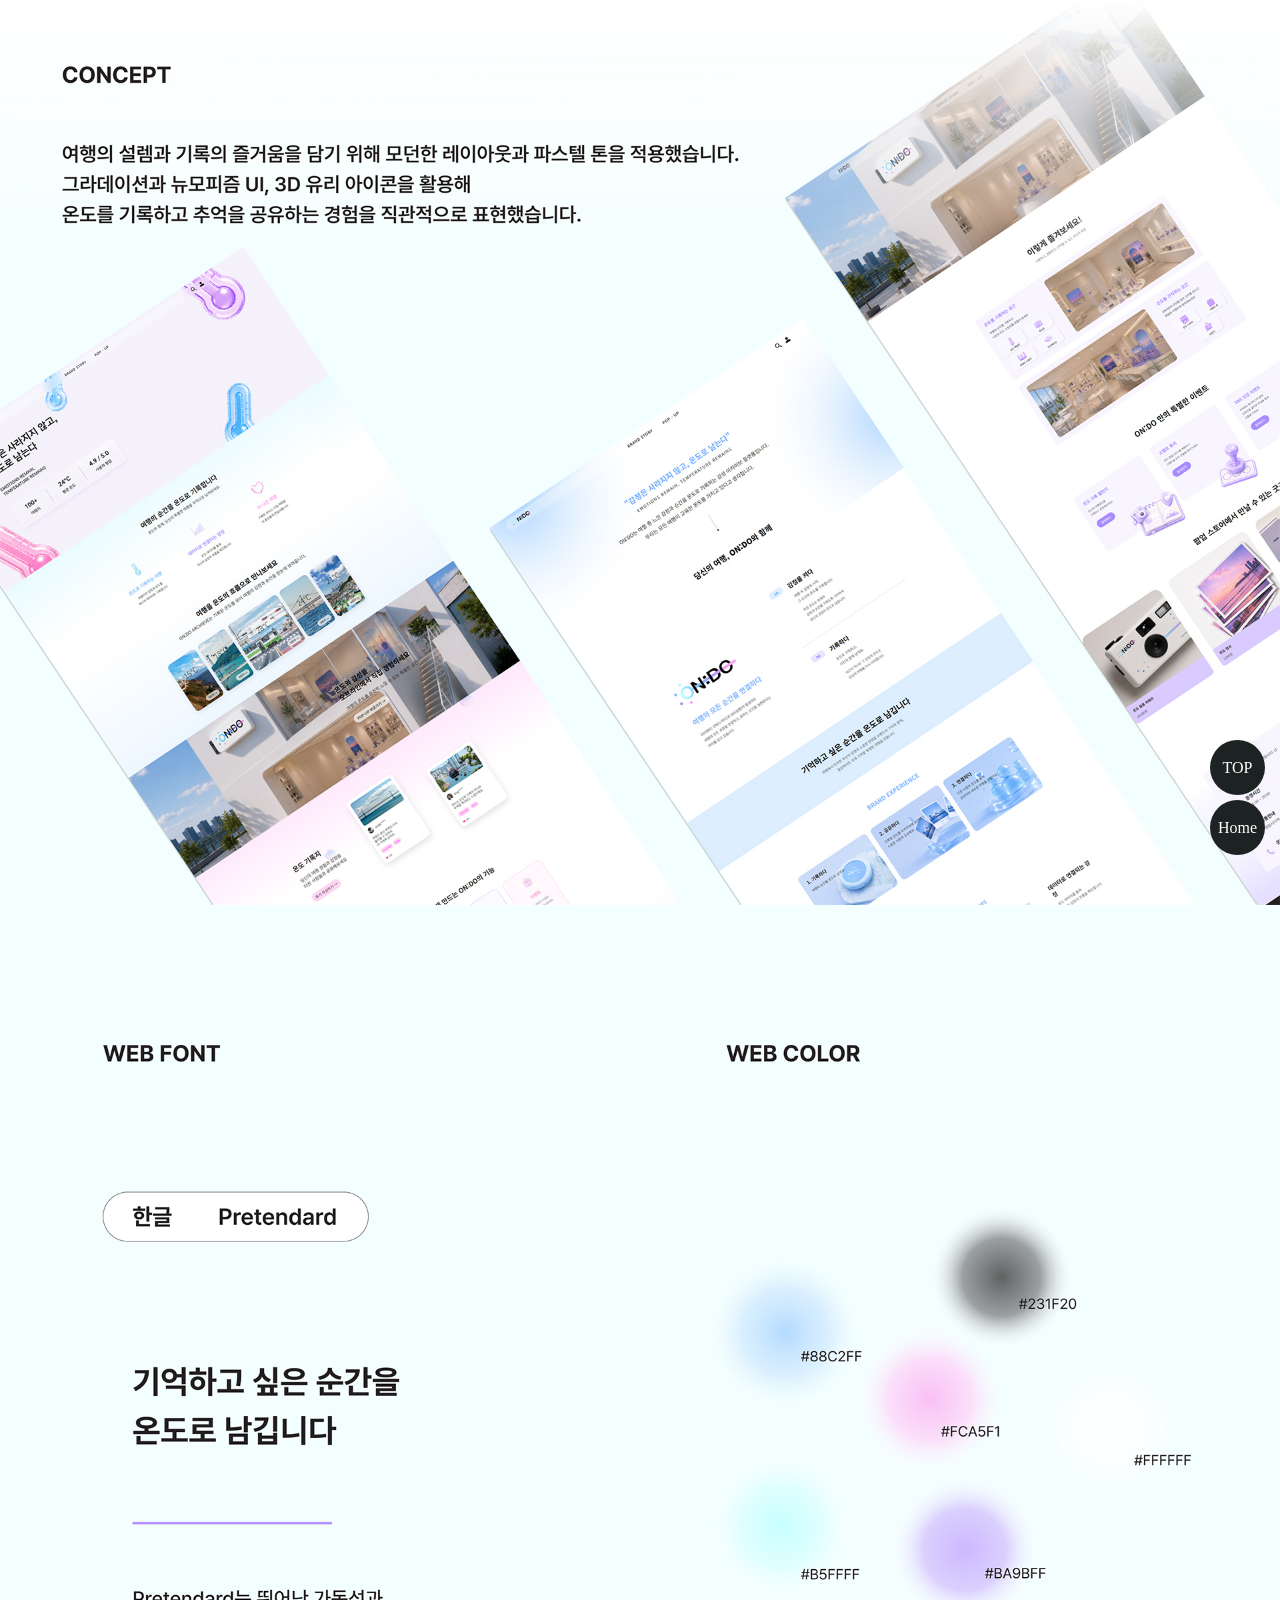
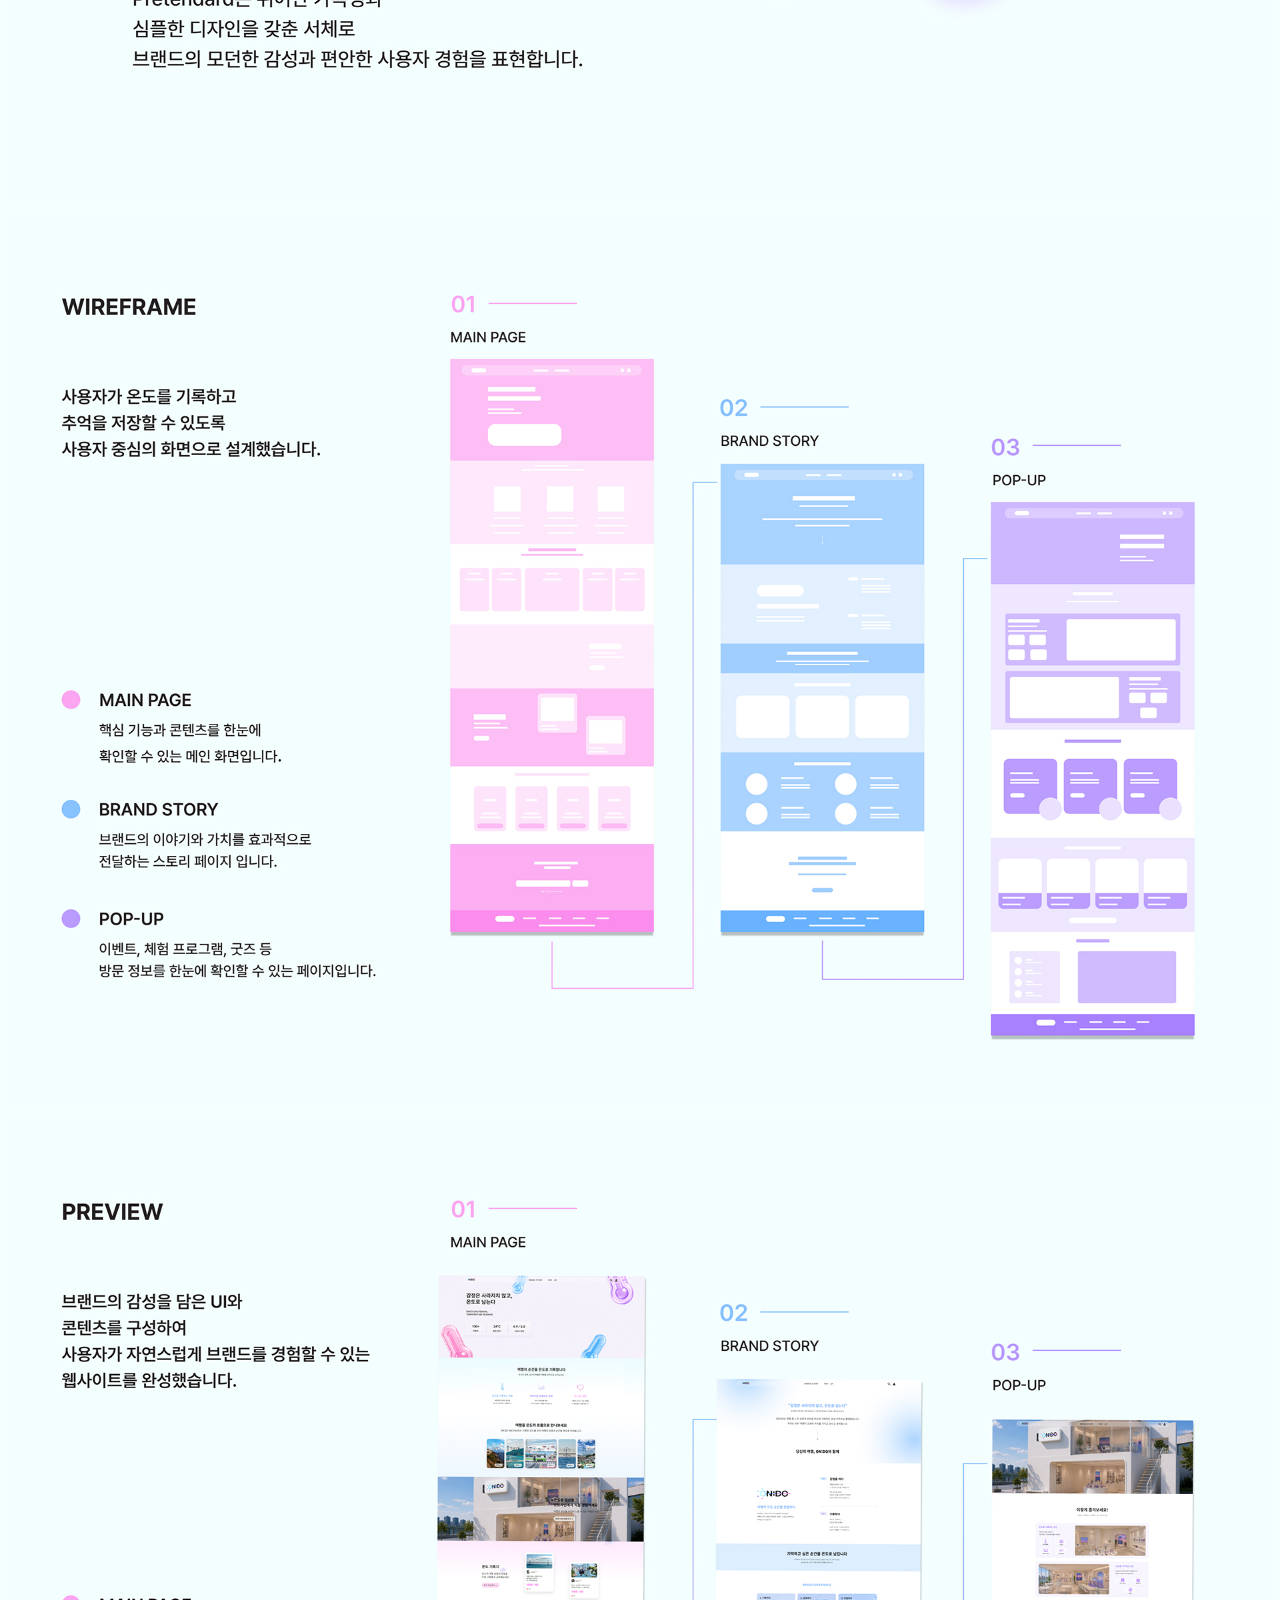
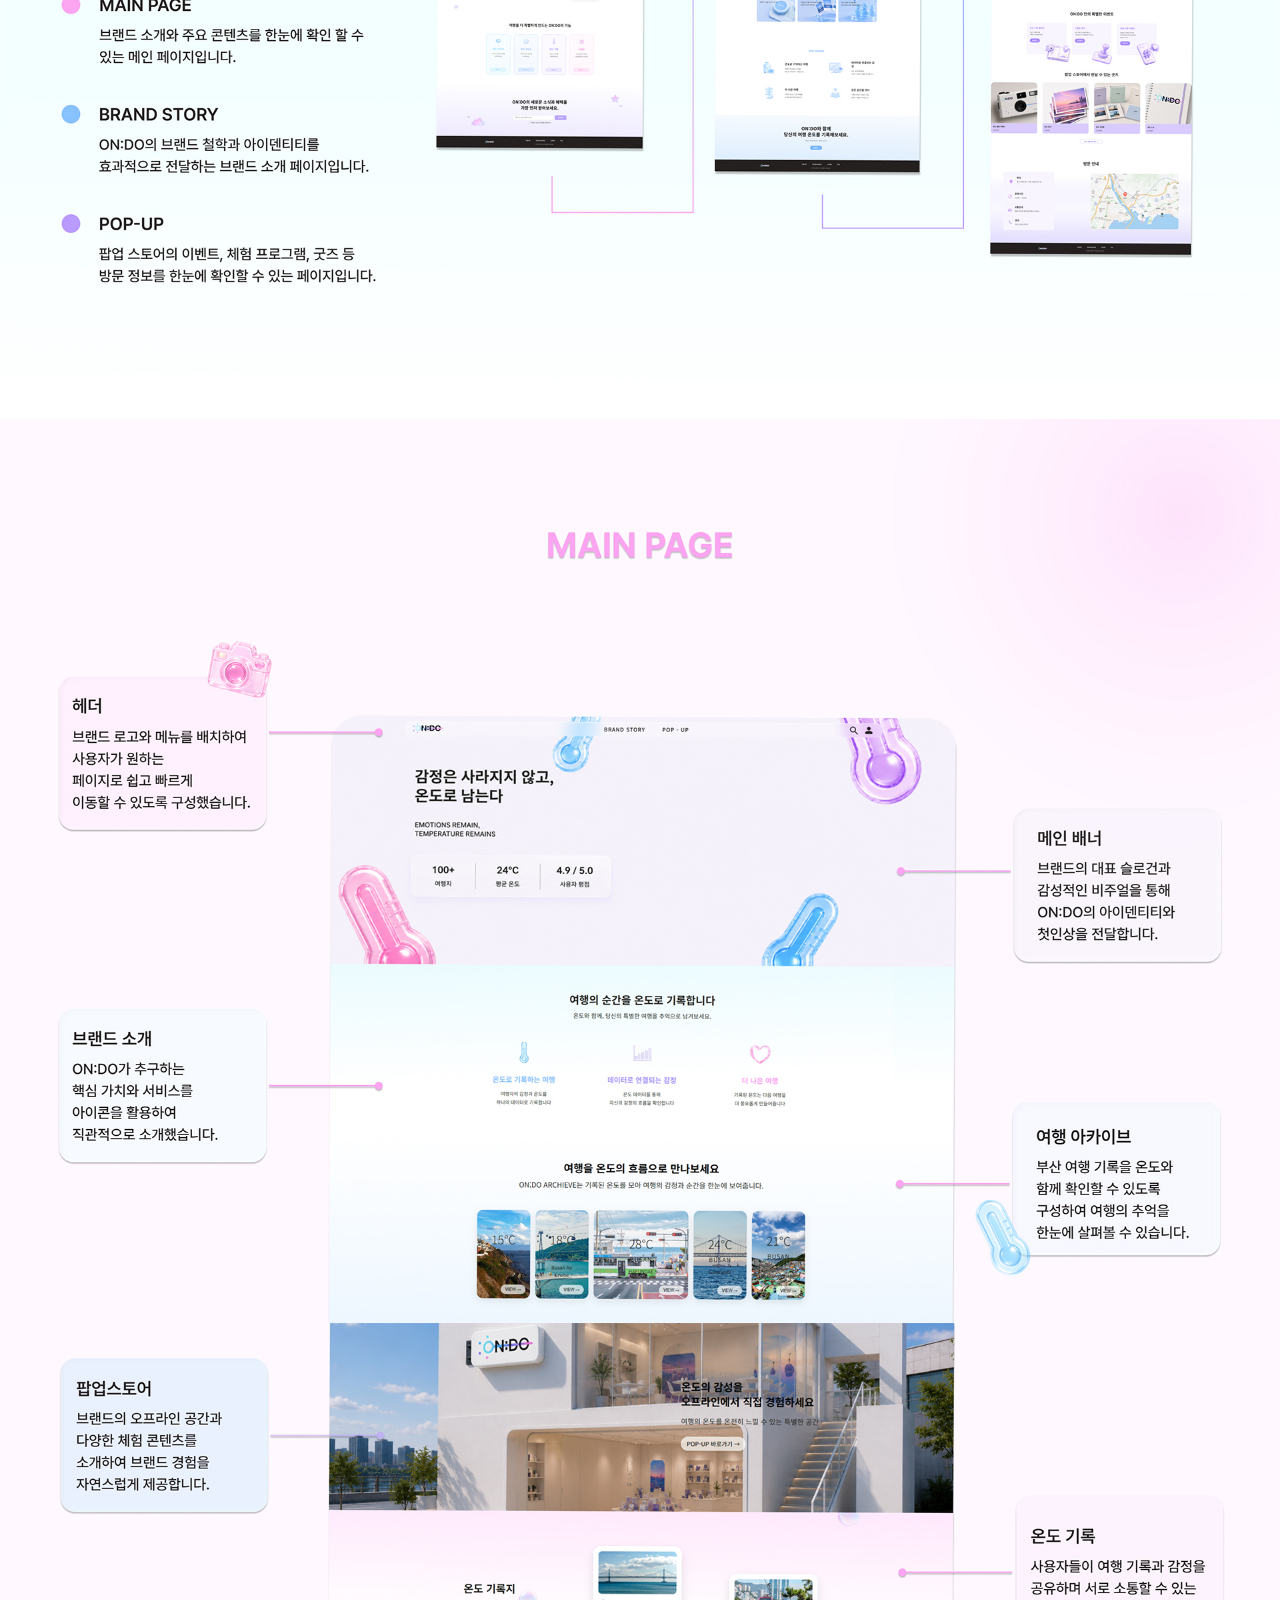
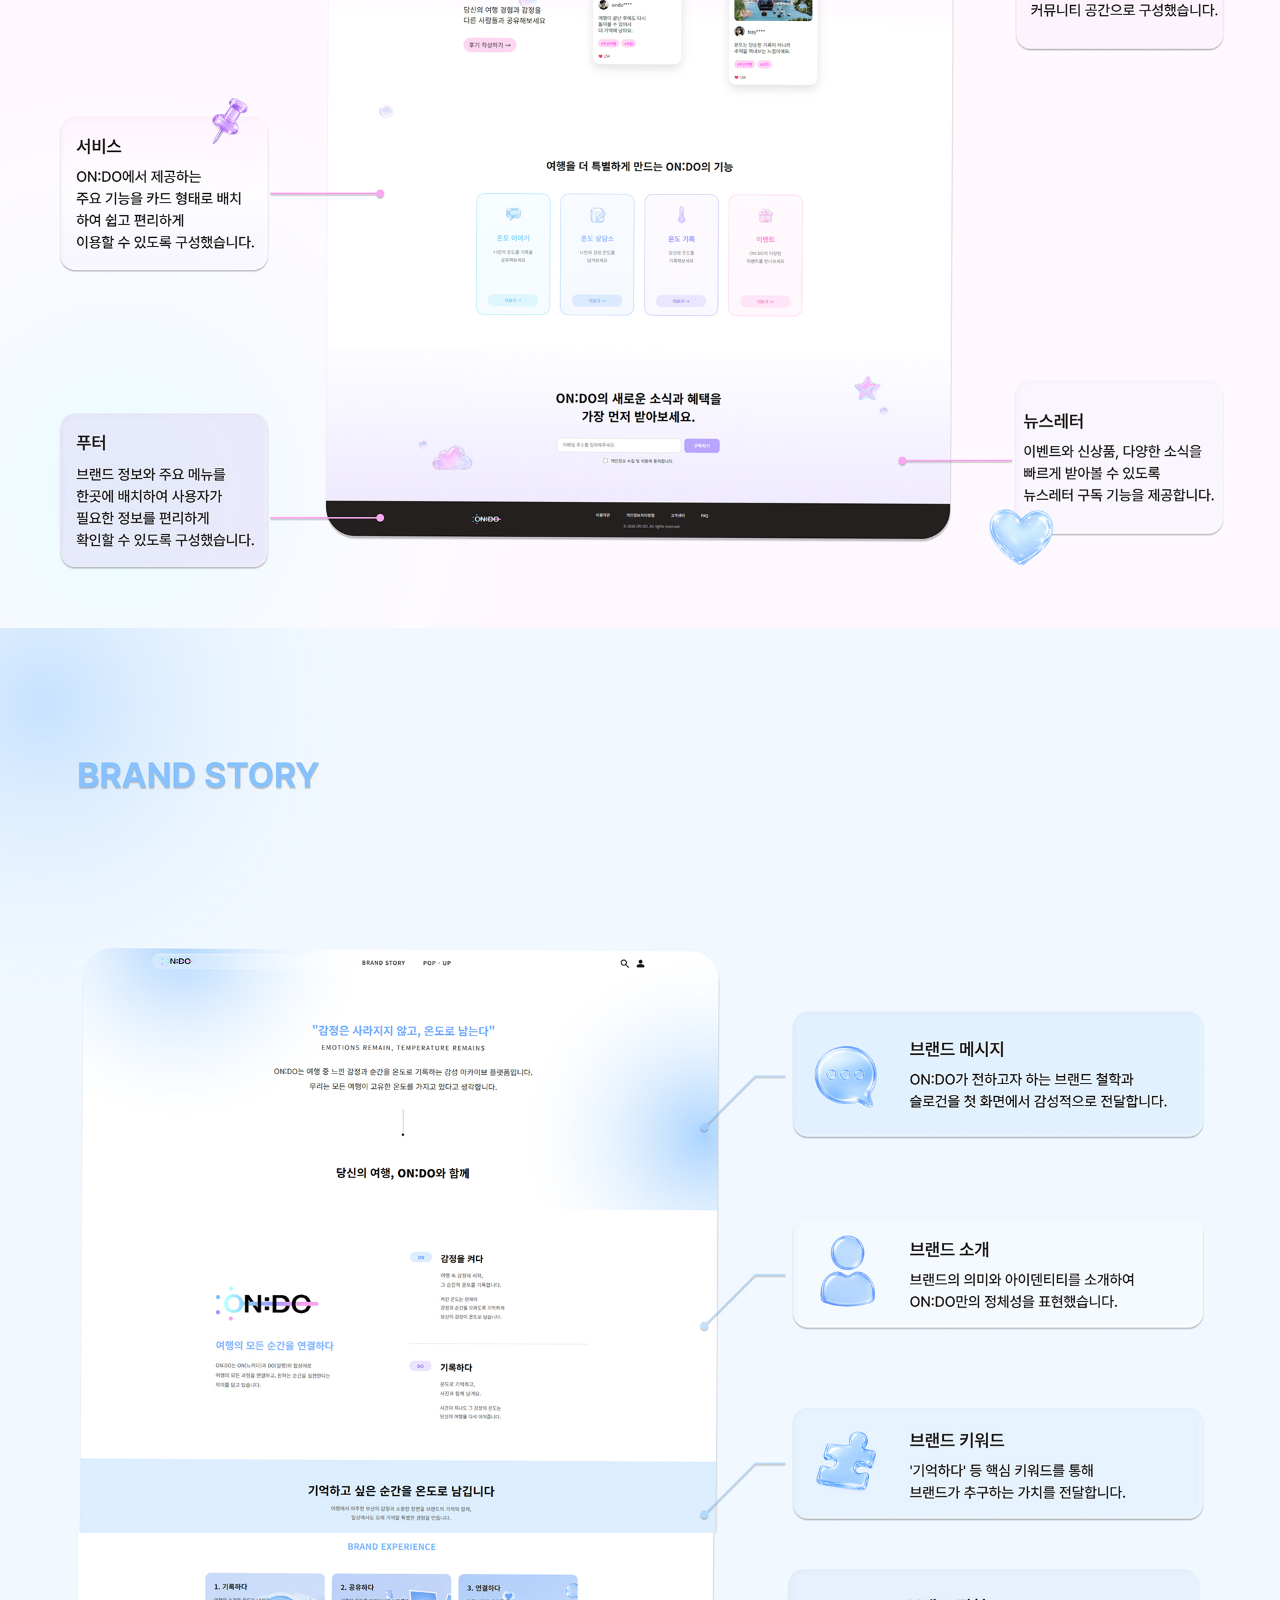
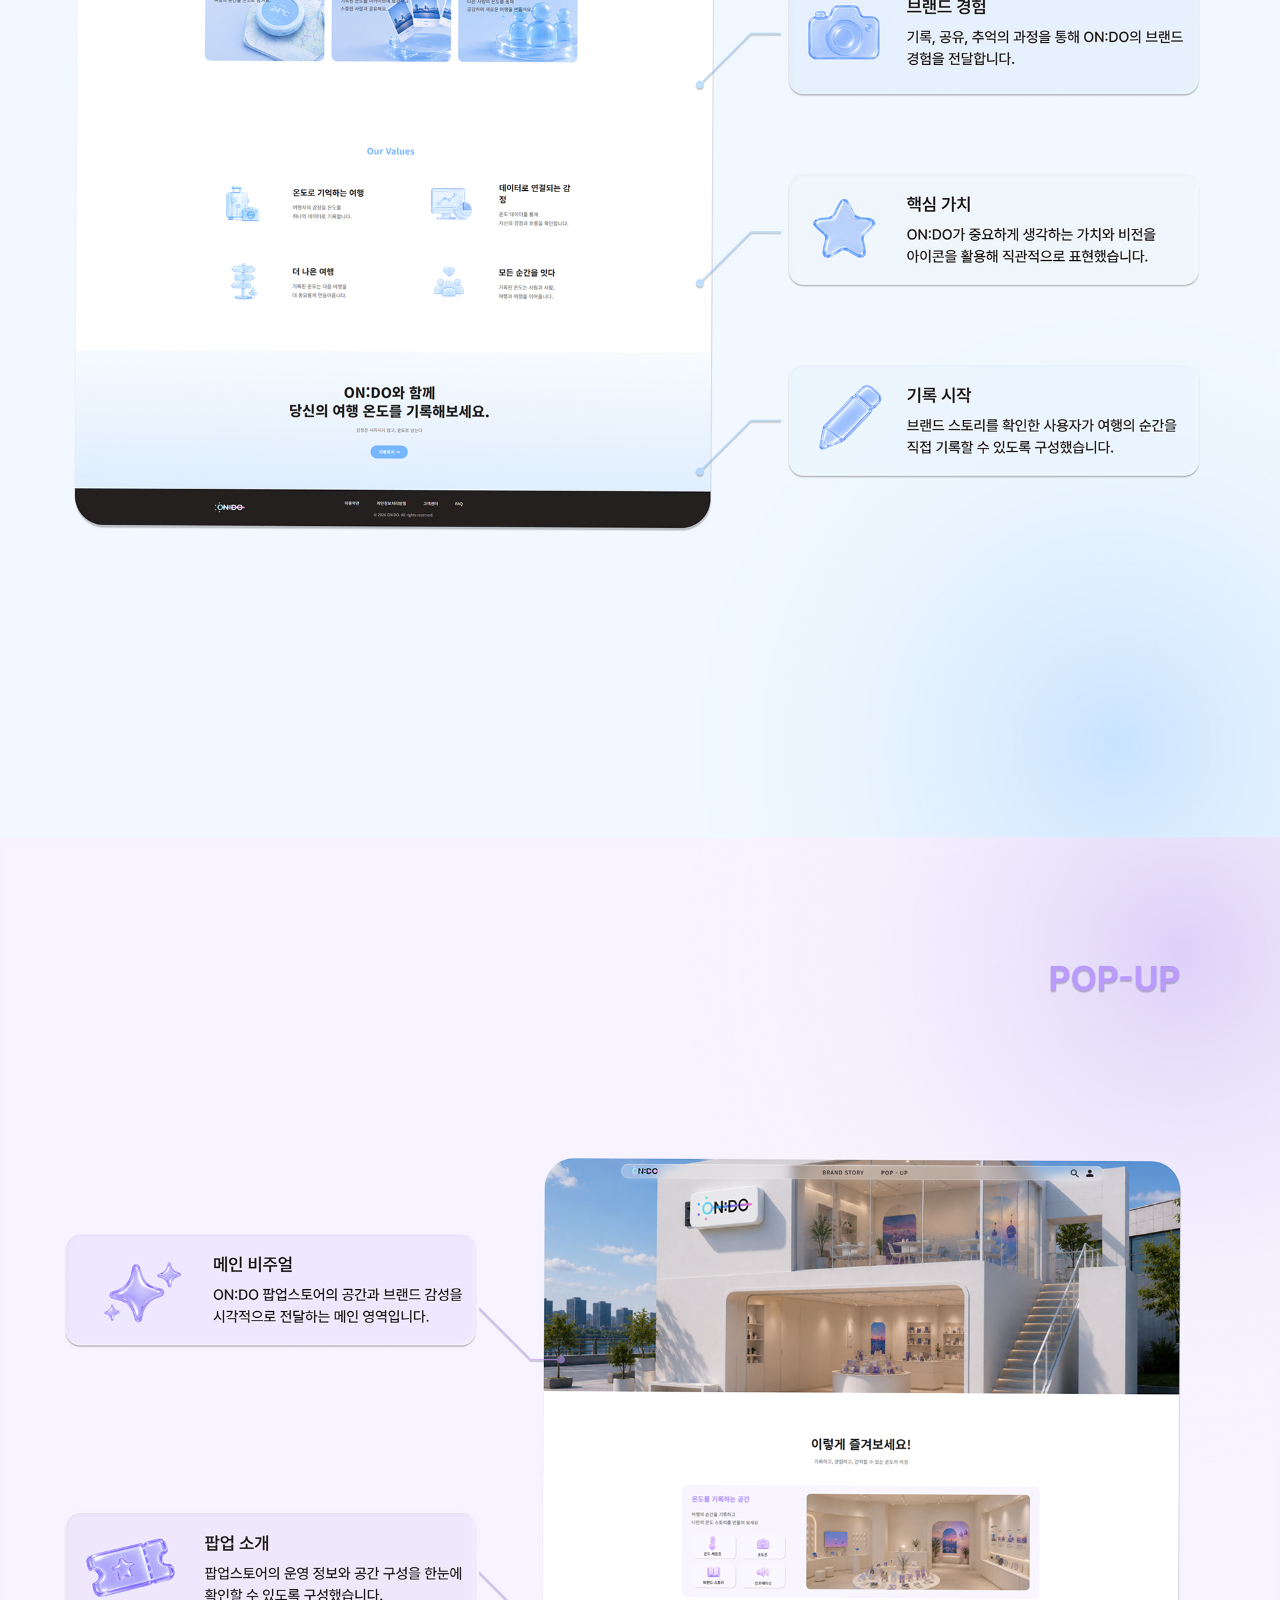
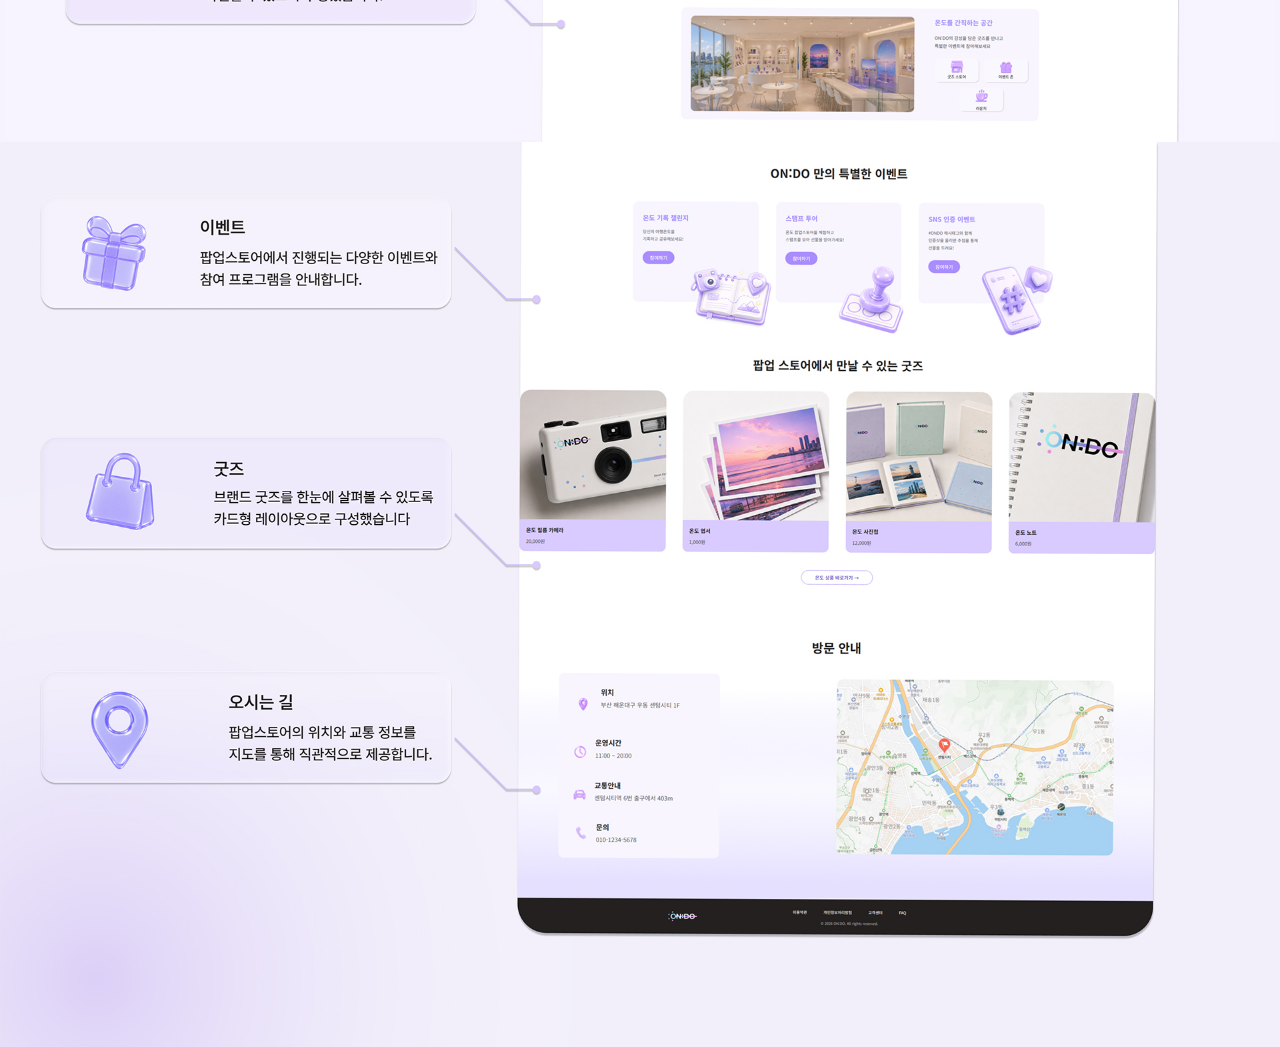
<file: web.html>
<!doctype html>
<html>
	<head>
		<title>ON:DO_웹사이트 기획</title>
		<meta charset="utf-8">
		<meta name="viewport" content="width=device-width, initial-scale=1">
		<meta http-equiv="X-UA-Compatible" content="IE=edge">
		<style>
			*{margin:0; padding:0;}
			a{text-decoration:none;
				color:inherit;}
			img{
				display: block;
				
			}
			.fixed_box{position:fixed;
				bottom:40px;
				right:30px;
				width:40px;}
			#top img{
					width: 100%;
				}
			.home_btn, .top_btn{
				display: inline-block;
				width:55px;
				line-height: 55px;
				background-color: #1d2323;
				text-align: center;
				border-radius:50%;
				margin-bottom:5px;
				color:#fff;
				transition: all 0.5s;
			}
			.fixed_box a:hover{
				background-color: #1d2323;
			}
		</style>
	</head>
	<body>
		<div id="top">
			<img src="./img/w1.jpg" alt="bx이미지"><!--가이드 이미지 경로 지정하기-->
			<img src="./img/w2.jpg" alt="bx이미지"><!--가이드 이미지 경로 지정하기-->
			<img src="./img/w3.jpg" alt="bx이미지"><!--가이드 이미지 경로 지정하기-->
			<img src="./img/w4.jpg" alt="bx이미지"><!--가이드 이미지 경로 지정하기-->
			<img src="./img/w5.jpg" alt="bx이미지"><!--가이드 이미지 경로 지정하기-->
			<img src="./img/w6.jpg" alt="bx이미지"><!--가이드 이미지 경로 지정하기-->
			<img src="./img/w7.jpg" alt="bx이미지"><!--가이드 이미지 경로 지정하기-->
			<img src="./img/w8.jpg" alt="bx이미지"><!--가이드 이미지 경로 지정하기-->
			<img src="./img/w9.jpg" alt="bx이미지"><!--가이드 이미지 경로 지정하기-->
			<img src="./img/w10.jpg" alt="bx이미지"><!--가이드 이미지 경로 지정하기-->
			
		</div>
		<div class="fixed_box">
			<a href="#top" class="top_btn"><!--href부분은 이미지를 감싼 div에 있는 id이름과 동일하게 설정.-->
				TOP
			</a>
			<a href="https://baekjueun927.github.io/baekjueun-my-portfolio/" target="_blank" class="home_btn">
				Home
			</a>
		</div>


		<!--이동시 부드럽게 이동시키기 위해 추가한 구문 시작. script쪽 전부 삭제가능.-->
		<script src="https://code.jquery.com/jquery-1.12.4.min.js" integrity="sha256-ZosEbRLbNQzLpnKIkEdrPv7lOy9C27hHQ+Xp8a4MxAQ=" crossorigin="anonymous"></script>
		<script>
			$(function() {
				$('a[href*="#"]:not([href="#"])').click(function() {
				if (location.pathname.replace(/^\//,'') == this.pathname.replace(/^\//,'') && location.hostname == this.hostname) {
				var target = $(this.hash);
				target = target.length ? target : $('[name=' + this.hash.slice(1) +']');
				if (target.length) {
				$('html, body').animate({
				scrollTop: target.offset().top
				}, 500);//움직이는 시간 조정
				return false;
				}
				}
				});
				});
		</script>
		<!--이동시 부드럽게 이동시키기 위해 추가한 구문 끝. 삭제가능.-->
	</body>
</html>
</file>
